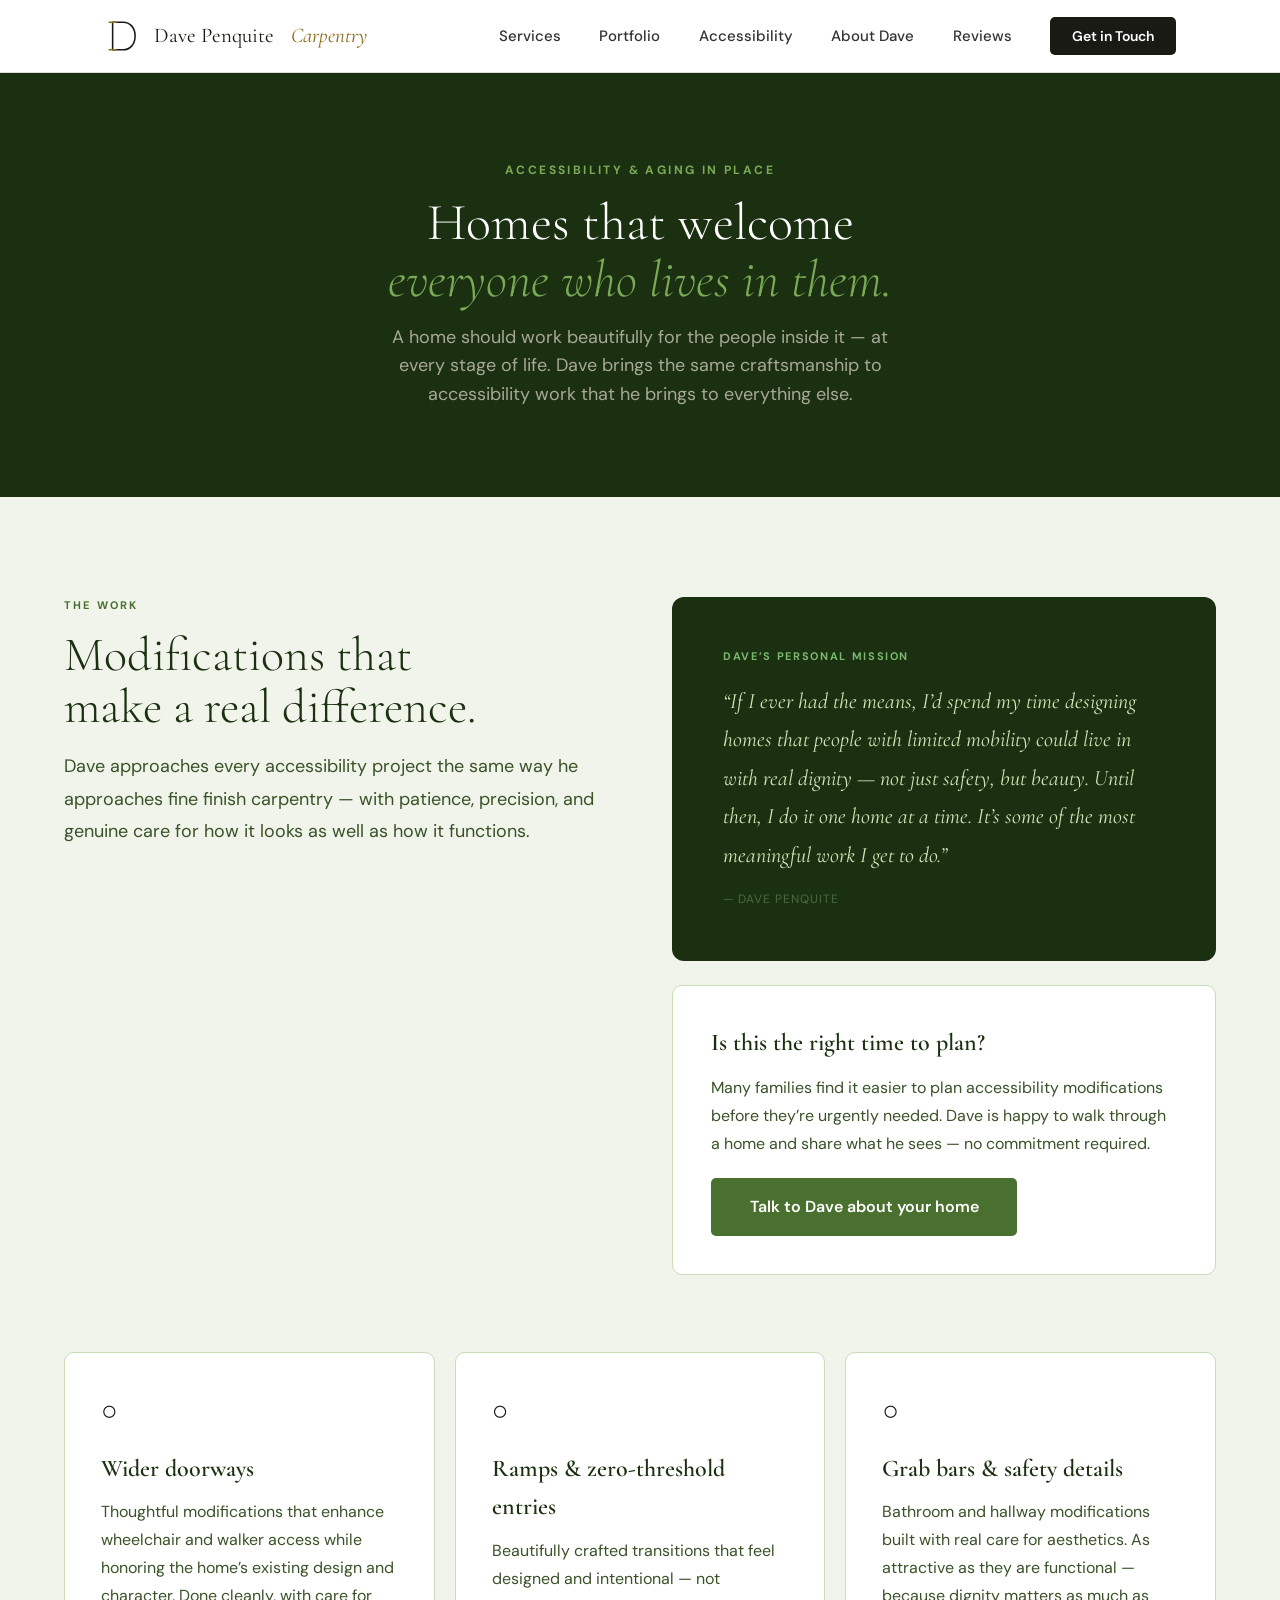
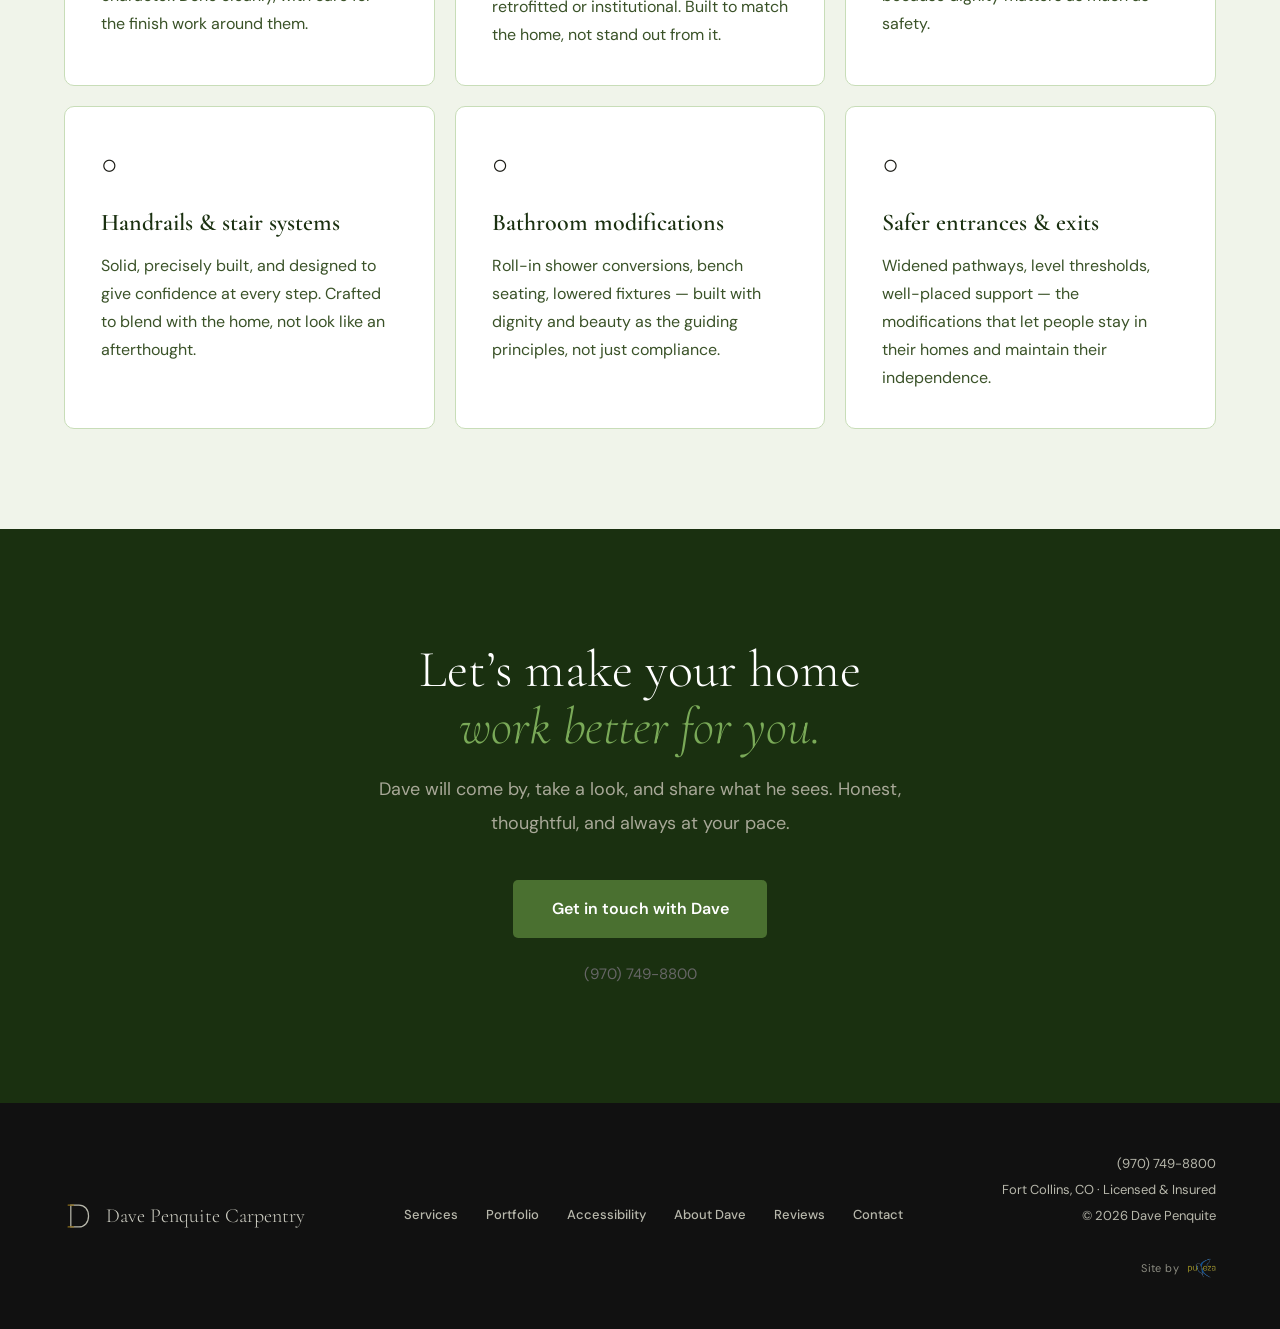
<file: accessibility.html>
<!DOCTYPE html>
<html lang="en">
<head>
<meta charset="UTF-8">
<meta name="viewport" content="width=device-width, initial-scale=1.0">
<meta name="description" content="Accessibility and aging-in-place carpentry in Fort Collins, Colorado. Dave Penquite builds home modifications that let people live with dignity at every stage of life.">
<meta name="keywords" content="aging in place Fort Collins, accessibility remodeling Fort Collins, wheelchair access Fort Collins, grab bars Fort Collins, ramps Fort Collins CO">
<title>Accessibility &amp; Aging in Place — Dave Penquite Carpentry</title>

<link rel="preconnect" href="https://fonts.googleapis.com">
<link href="https://fonts.googleapis.com/css2?family=Cormorant+Garamond:ital,wght@0,300;0,400;0,600;1,300;1,400&family=DM+Sans:wght@400;500;600&display=swap" rel="stylesheet">
<style>
*,*::before,*::after{box-sizing:border-box;margin:0;padding:0}
html{scroll-behavior:smooth}
body{font-family:"DM Sans",Arial,sans-serif;background:#fff;color:#1a1a14;line-height:1.6;-webkit-font-smoothing:antialiased}
img{display:block;max-width:100%;height:auto}
a{text-decoration:none;color:inherit}
:root{
  --dark:#1a1a14;--gold:#8B6D1A;--green:#4A7030;--sage:#7AAA58;
  --cream:#FAFAF5;--warm:#F2EFE8;--border:#E0DDD6;
  --serif:"Cormorant Garamond",Georgia,serif;
  --sans:"DM Sans",Arial,sans-serif;
  --max:1200px;--pad:clamp(24px,5vw,80px)
}
#nav{position:sticky;top:0;z-index:500;background:#fff;border-bottom:1px solid var(--border);transition:box-shadow .3s}
#nav.scrolled{box-shadow:0 2px 20px rgba(0,0,0,.08)}
.nav-wrap{max-width:var(--max);margin:0 auto;padding:0 var(--pad);height:72px;display:flex;align-items:center;justify-content:space-between}
.nav-logo{display:flex;align-items:center;gap:12px;font-family:var(--serif);font-size:clamp(17px,2vw,21px);color:var(--dark)}
.nav-logo em{font-style:italic;color:var(--gold)}
.nav-links{display:flex;align-items:center;gap:clamp(20px,3vw,40px);list-style:none}
.nav-links a{font-size:15px;font-weight:500;color:#333;transition:color .2s}
.nav-links a:hover{color:var(--green)}
.nav-cta{background:var(--dark)!important;color:#fff!important;padding:10px 22px;border-radius:5px;font-size:14px!important;font-weight:600!important}
.nav-cta:hover{background:#333!important}
.nav-hamburger{display:none;flex-direction:column;gap:5px;background:none;border:none;cursor:pointer;padding:6px}
.nav-hamburger span{display:block;width:24px;height:2px;background:var(--dark);border-radius:2px}
.nav-mobile{display:none;flex-direction:column;background:#fff;border-top:1px solid var(--border);padding:20px var(--pad)}
.nav-mobile.open{display:flex}
.nav-mobile a{font-size:16px;font-weight:500;color:#333;padding:14px 0;border-bottom:1px solid var(--border)}
.nav-mobile a.nav-cta{margin-top:12px;text-align:center;background:var(--dark)!important;color:#fff!important;padding:14px;border-radius:5px;border:none}
.page-header{background:var(--dark);padding:clamp(56px,8vw,88px) var(--pad);text-align:center}
.page-header .eyebrow{color:var(--sage);margin-bottom:14px;font-size:12px;font-weight:700;letter-spacing:.2em;text-transform:uppercase}
.page-header h1{font-family:var(--serif);font-size:clamp(36px,5vw,52px);font-weight:300;color:#fff;line-height:1.1;margin-bottom:14px}
.page-header h1 em{font-style:italic;color:var(--sage)}
.page-header p{font-size:clamp(15px,1.5vw,18px);color:#A8A898;max-width:540px;margin:0 auto}
.section{padding:clamp(64px,8vw,100px) var(--pad)}
.section-inner{max-width:var(--max);margin:0 auto}
.eyebrow{font-size:11px;font-weight:700;letter-spacing:.2em;text-transform:uppercase;color:var(--green);margin-bottom:14px}
.s-title{font-family:var(--serif);font-size:clamp(32px,4vw,48px);font-weight:300;color:var(--dark);line-height:1.1;margin-bottom:16px}
.s-sub{font-size:clamp(15px,1.5vw,18px);color:#444;line-height:1.8;max-width:560px;margin-bottom:clamp(40px,5vw,64px)}
.btn-green{display:inline-block;background:var(--green);color:#fff;padding:clamp(12px,1.5vw,16px) clamp(28px,3vw,44px);border-radius:5px;font-size:clamp(14px,1.3vw,16px);font-weight:600;font-family:var(--sans);transition:background .2s;border:none;cursor:pointer}
.btn-green:hover{background:#2D5020}
.cta-section{background:var(--dark);padding:clamp(72px,10vw,112px) var(--pad);text-align:center}
.cta-inner{max-width:580px;margin:0 auto}
.cta-title{font-family:var(--serif);font-size:clamp(36px,5vw,52px);font-weight:300;color:#fff;line-height:1.1;margin-bottom:18px}
.cta-title em{font-style:italic;color:var(--sage)}
.cta-sub{font-size:clamp(15px,1.5vw,18px);color:#A8A898;line-height:1.85;margin-bottom:40px}
.cta-contact{font-size:clamp(13px,1.2vw,15px);color:#555;margin-top:20px;line-height:2.2}
.cta-contact a{color:#666;transition:color .2s}
.cta-contact a:hover{color:var(--sage)}
footer{background:#111;padding:clamp(32px,4vw,48px) var(--pad)}
.footer-wrap{max-width:var(--max);margin:0 auto;display:flex;justify-content:space-between;align-items:center;flex-wrap:wrap;gap:24px}
.footer-brand{font-family:var(--serif);font-size:20px;color:#CFCFC4;font-weight:300;transition:color .2s;display:flex;align-items:center;gap:12px}
.footer-brand:hover{color:#fff}
.footer-nav{display:flex;gap:28px;flex-wrap:wrap}
.footer-nav a{font-size:13px;font-weight:500;color:#B8B8AC;transition:color .2s}
.footer-nav a:hover{color:var(--sage)}
.footer-info{font-size:13px;color:#B8B8AC;line-height:2;text-align:right}
.footer-info a{color:#B8B8AC;transition:color .2s}
.footer-info a:hover{color:var(--sage)}
@media(max-width:768px){
  .nav-links{display:none}
  .nav-hamburger{display:flex}
  .footer-wrap{flex-direction:column;align-items:flex-start}
  .footer-info{text-align:left}
}
</style>
<style>
.access-intro{display:grid;grid-template-columns:1fr 1fr;gap:clamp(40px,5vw,80px);align-items:start;margin-bottom:clamp(48px,6vw,80px)}
.access-services{display:grid;grid-template-columns:repeat(auto-fit,minmax(280px,1fr));gap:20px}
.access-card{background:#fff;border-radius:10px;padding:clamp(24px,3vw,36px);border:1px solid #C8DDB8}
.access-card-icon{font-size:28px;margin-bottom:16px}
.access-card-title{font-family:var(--serif);font-size:clamp(20px,2vw,24px);font-weight:600;color:#1A3010;margin-bottom:10px}
.access-card-desc{font-size:clamp(14px,1.3vw,16px);color:#3A5228;line-height:1.75}
.mission-block{background:#1A3010;border-radius:12px;padding:clamp(36px,4vw,56px);}
.mission-label{font-size:11px;font-weight:700;letter-spacing:.15em;text-transform:uppercase;color:#7AB870;margin-bottom:16px}
.mission-quote{font-family:var(--serif);font-size:clamp(18px,2vw,22px);font-style:italic;color:#D0E8B8;line-height:1.75}
.mission-attr{font-size:12px;color:#4A6A40;margin-top:16px;letter-spacing:.08em;text-transform:uppercase}
.why-now{background:#fff;border-radius:10px;padding:clamp(28px,3vw,40px);border:1px solid #C8DDB8;margin-top:24px}
.why-now h3{font-family:var(--serif);font-size:clamp(20px,2vw,24px);font-weight:600;color:#1A3010;margin-bottom:12px}
.why-now p{font-size:clamp(14px,1.3vw,16px);color:#3A5228;line-height:1.75;margin-bottom:20px}
@media(max-width:768px){
  .access-intro{grid-template-columns:1fr}
}
</style>
</head>
<body>
<nav id="nav">
  <div class="nav-wrap">
    <a href="index.html" class="nav-logo">
      <svg width="38" height="38" viewBox="0 0 44 44" fill="none">
        <path d="M10 6L10 38L22 38C30 38 36 32 36 22C36 12 30 6 22 6Z" stroke="#1a1a14" stroke-width="1.8" fill="none" stroke-linecap="round" stroke-linejoin="round"/>
        <line x1="6" y1="6" x2="14" y2="6" stroke="#8B6D1A" stroke-width="1.8" stroke-linecap="round"/>
        <line x1="6" y1="38" x2="14" y2="38" stroke="#8B6D1A" stroke-width="1.8" stroke-linecap="round"/>
      </svg>
      Dave Penquite <em>&nbsp;Carpentry</em>
    </a>
    <ul class="nav-links">
      <li><a href="index.html#services">Services</a></li>
      <li><a href="portfolio.html">Portfolio</a></li>
      <li><a href="accessibility.html">Accessibility</a></li>
      <li><a href="about.html">About Dave</a></li>
      <li><a href="index.html#reviews">Reviews</a></li>
      <li><a href="contact.html" class="nav-cta">Get in Touch</a></li>
    </ul>
    <button class="nav-hamburger" id="hamburger" aria-label="Open menu">
      <span></span><span></span><span></span>
    </button>
  </div>
  <nav class="nav-mobile" id="navMobile">
    <a href="index.html#services">Services</a>
    <a href="portfolio.html">Portfolio</a>
    <a href="accessibility.html">Accessibility</a>
    <a href="about.html">About Dave</a>
    <a href="index.html#reviews">Reviews</a>
    <a href="contact.html" class="nav-cta">Get in Touch</a>
  </nav>
</nav>

<div class="page-header" style="background:#1A3010">
  <div class="eyebrow">Accessibility &amp; aging in place</div>
  <h1>Homes that welcome<br><em>everyone who lives in them.</em></h1>
  <p>A home should work beautifully for the people inside it &mdash; at every stage of life. Dave brings the same craftsmanship to accessibility work that he brings to everything else.</p>
</div>

<section class="section" style="background:#F0F4EA">
  <div class="section-inner">
    <div class="access-intro">
      <div>
        <div class="eyebrow" style="color:#4A7030">The work</div>
        <h2 class="s-title" style="color:#1A3010">Modifications that<br>make a real difference.</h2>
        <p class="s-sub" style="color:#3A5228;margin-bottom:0">Dave approaches every accessibility project the same way he approaches fine finish carpentry &mdash; with patience, precision, and genuine care for how it looks as well as how it functions.</p>
      </div>
      <div>
        <div class="mission-block">
          <div class="mission-label">Dave&rsquo;s personal mission</div>
          <blockquote class="mission-quote">&ldquo;If I ever had the means, I&rsquo;d spend my time designing homes that people with limited mobility could live in with real dignity &mdash; not just safety, but beauty. Until then, I do it one home at a time. It&rsquo;s some of the most meaningful work I get to do.&rdquo;</blockquote>
          <div class="mission-attr">&mdash; Dave Penquite</div>
        </div>
        <div class="why-now">
          <h3>Is this the right time to plan?</h3>
          <p>Many families find it easier to plan accessibility modifications before they&rsquo;re urgently needed. Dave is happy to walk through a home and share what he sees &mdash; no commitment required.</p>
          <a href="contact.html" class="btn-green">Talk to Dave about your home</a>
        </div>
      </div>
    </div>

    <div class="access-services">
      <div class="access-card">
        <div class="access-card-icon">&#9675;</div>
        <div class="access-card-title">Wider doorways</div>
        <p class="access-card-desc">Thoughtful modifications that enhance wheelchair and walker access while honoring the home&rsquo;s existing design and character. Done cleanly, with care for the finish work around them.</p>
      </div>
      <div class="access-card">
        <div class="access-card-icon">&#9675;</div>
        <div class="access-card-title">Ramps &amp; zero-threshold entries</div>
        <p class="access-card-desc">Beautifully crafted transitions that feel designed and intentional &mdash; not retrofitted or institutional. Built to match the home, not stand out from it.</p>
      </div>
      <div class="access-card">
        <div class="access-card-icon">&#9675;</div>
        <div class="access-card-title">Grab bars &amp; safety details</div>
        <p class="access-card-desc">Bathroom and hallway modifications built with real care for aesthetics. As attractive as they are functional &mdash; because dignity matters as much as safety.</p>
      </div>
      <div class="access-card">
        <div class="access-card-icon">&#9675;</div>
        <div class="access-card-title">Handrails &amp; stair systems</div>
        <p class="access-card-desc">Solid, precisely built, and designed to give confidence at every step. Crafted to blend with the home, not look like an afterthought.</p>
      </div>
      <div class="access-card">
        <div class="access-card-icon">&#9675;</div>
        <div class="access-card-title">Bathroom modifications</div>
        <p class="access-card-desc">Roll-in shower conversions, bench seating, lowered fixtures &mdash; built with dignity and beauty as the guiding principles, not just compliance.</p>
      </div>
      <div class="access-card">
        <div class="access-card-icon">&#9675;</div>
        <div class="access-card-title">Safer entrances &amp; exits</div>
        <p class="access-card-desc">Widened pathways, level thresholds, well-placed support &mdash; the modifications that let people stay in their homes and maintain their independence.</p>
      </div>
    </div>
  </div>
</section>

<section class="cta-section" style="background:#1A3010">
  <div class="cta-inner">
    <h2 class="cta-title">Let&rsquo;s make your home<br><em>work better for you.</em></h2>
    <p class="cta-sub">Dave will come by, take a look, and share what he sees. Honest, thoughtful, and always at your pace.</p>
    <a href="contact.html" class="btn-green" style="background:#4A7030">Get in touch with Dave</a>
    <div class="cta-contact"><a href="tel:+19707498800">(970) 749-8800</a></div>
  </div>
</section>

<footer>
  <div class="footer-wrap">
    <div class="footer-brand">
      <svg width="30" height="30" viewBox="0 0 44 44" fill="none">
        <path d="M10 6L10 38L22 38C30 38 36 32 36 22C36 12 30 6 22 6Z" stroke="#B8B8AC" stroke-width="1.8" fill="none"/>
        <line x1="6" y1="6" x2="14" y2="6" stroke="#8B6D1A" stroke-width="1.8" stroke-linecap="round"/>
        <line x1="6" y1="38" x2="14" y2="38" stroke="#8B6D1A" stroke-width="1.8" stroke-linecap="round"/>
      </svg>
      Dave Penquite Carpentry
    </div>
    <nav class="footer-nav">
      <a href="index.html#services">Services</a>
      <a href="portfolio.html">Portfolio</a>
      <a href="accessibility.html">Accessibility</a>
      <a href="about.html">About Dave</a>
      <a href="index.html#reviews">Reviews</a>
      <a href="contact.html">Contact</a>
    </nav>
    <div class="footer-info">
      <a href="tel:+19707498800">(970) 749-8800</a><br>
      Fort Collins, CO &middot; Licensed &amp; Insured<br>
      &copy; 2026 Dave Penquite<br><br>
      <a href="mailto:multigrano@gmail.com?subject=Website%20Inquiry" style="display:inline-flex;align-items:center;gap:8px;opacity:.9;transition:opacity .2s" onmouseover="this.style.opacity=1" onmouseout="this.style.opacity=.9">
        <span style="font-size:11px;color:#9A9A8E;letter-spacing:.04em">Site by</span>
        <img src="[data-uri]" alt="Pureza Digital" style="height:24px;width:auto;display:block">
      </a>
    </div>
  </div>
</footer>
<script>
window.addEventListener("scroll",function(){document.getElementById("nav").classList.toggle("scrolled",window.scrollY>20)});
document.getElementById("hamburger").addEventListener("click",function(){document.getElementById("navMobile").classList.toggle("open")});
</script>
</body>
</html>
</file>
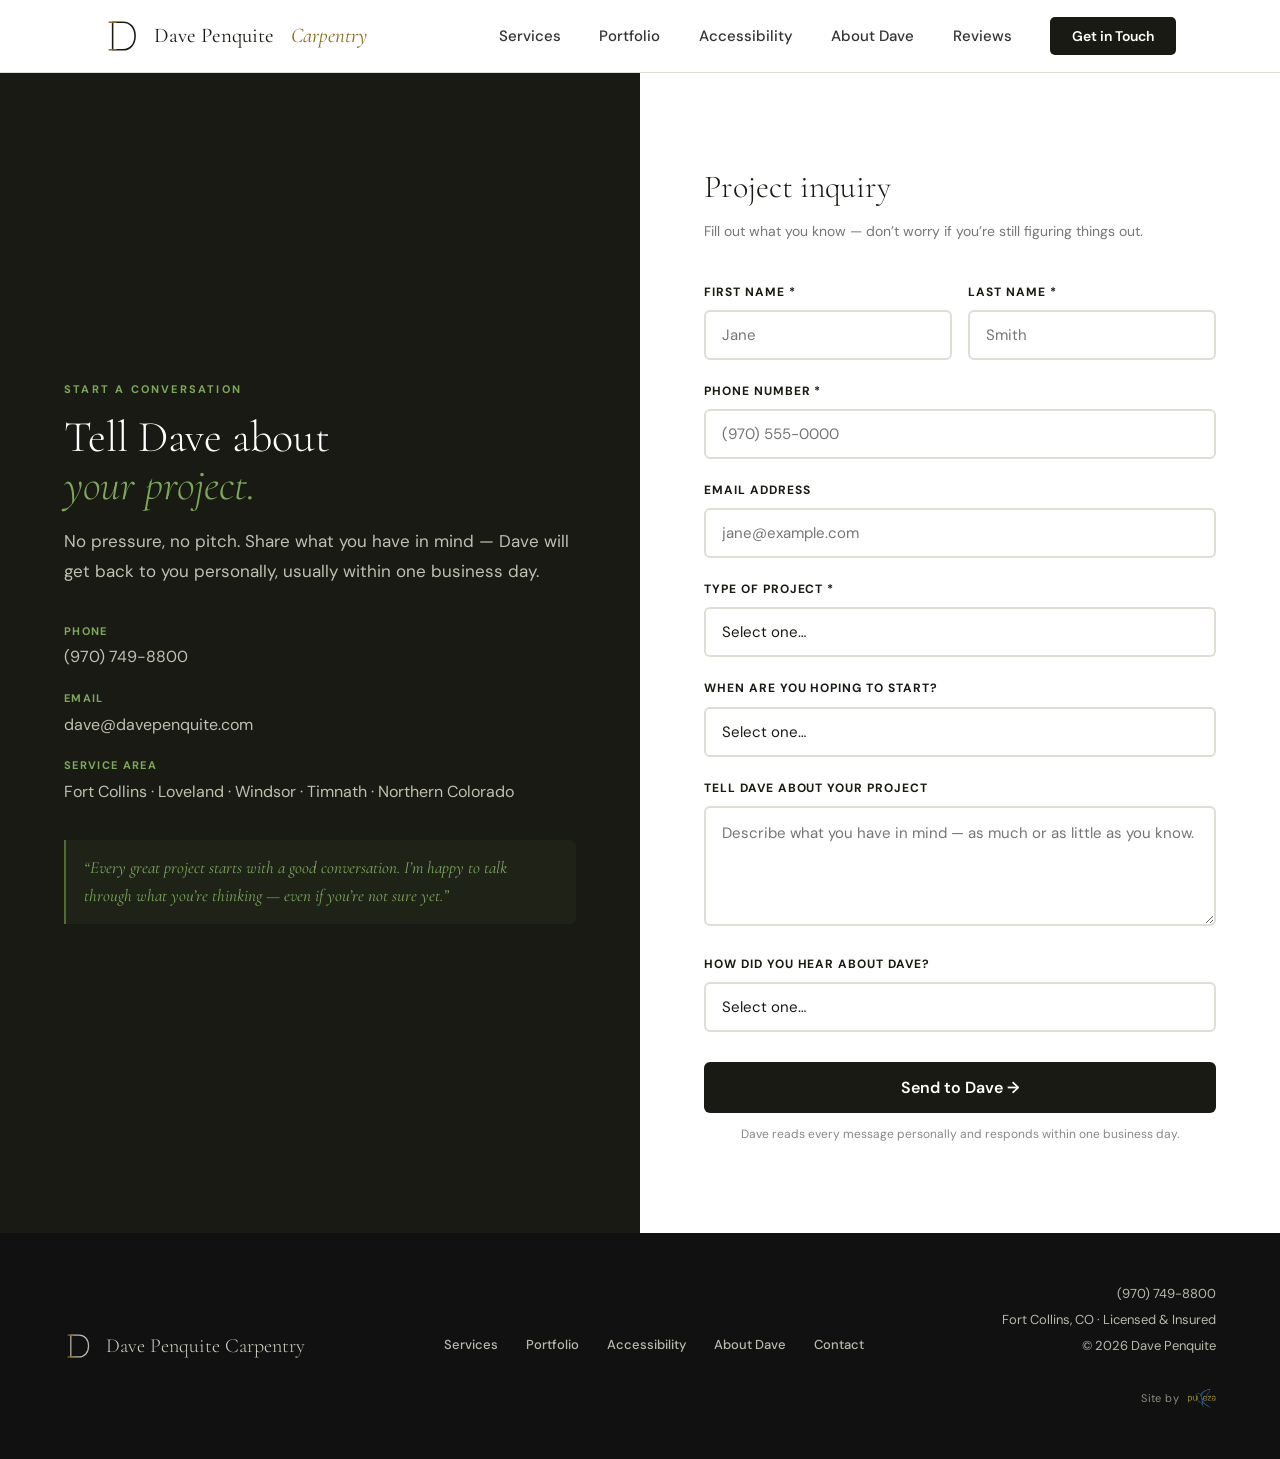
<file: contact.html>
<!DOCTYPE html>
<html lang="en">
<head>
<meta charset="UTF-8">
<meta name="viewport" content="width=device-width, initial-scale=1.0">
<meta name="description" content="Get in touch with Dave Penquite — independent framing and finish carpenter in Fort Collins, Colorado.">
<title>Contact — Dave Penquite Carpentry</title>

<link rel="preconnect" href="https://fonts.googleapis.com">
<link href="https://fonts.googleapis.com/css2?family=Cormorant+Garamond:ital,wght@0,300;0,400;0,600;1,300;1,400&family=DM+Sans:wght@400;500;600&display=swap" rel="stylesheet">
<style>
*,*::before,*::after{box-sizing:border-box;margin:0;padding:0}
html{scroll-behavior:smooth}
body{font-family:"DM Sans",Arial,sans-serif;background:#fff;color:#1a1a14;line-height:1.6;-webkit-font-smoothing:antialiased}
img{display:block;max-width:100%;height:auto}
a{text-decoration:none;color:inherit}
:root{
  --dark:#1a1a14;--gold:#8B6D1A;--green:#4A7030;--sage:#7AAA58;
  --cream:#FAFAF5;--warm:#F2EFE8;--border:#E0DDD6;
  --serif:"Cormorant Garamond",Georgia,serif;
  --sans:"DM Sans",Arial,sans-serif;
  --max:1200px;--pad:clamp(24px,5vw,80px)
}
#nav{position:sticky;top:0;z-index:500;background:#fff;border-bottom:1px solid var(--border);transition:box-shadow .3s}
#nav.scrolled{box-shadow:0 2px 20px rgba(0,0,0,.08)}
.nav-wrap{max-width:var(--max);margin:0 auto;padding:0 var(--pad);height:72px;display:flex;align-items:center;justify-content:space-between}
.nav-logo{display:flex;align-items:center;gap:12px;font-family:var(--serif);font-size:clamp(17px,2vw,21px);color:var(--dark)}
.nav-logo em{font-style:italic;color:var(--gold)}
.nav-links{display:flex;align-items:center;gap:clamp(20px,3vw,40px);list-style:none}
.nav-links a{font-size:15px;font-weight:500;color:#333;transition:color .2s}
.nav-links a:hover{color:var(--green)}
.nav-cta{background:var(--dark)!important;color:#fff!important;padding:10px 22px;border-radius:5px;font-size:14px!important;font-weight:600!important}
.nav-cta:hover{background:#333!important}
.nav-hamburger{display:none;flex-direction:column;gap:5px;background:none;border:none;cursor:pointer;padding:6px}
.nav-hamburger span{display:block;width:24px;height:2px;background:var(--dark);border-radius:2px}
.nav-mobile{display:none;flex-direction:column;background:#fff;border-top:1px solid var(--border);padding:20px var(--pad)}
.nav-mobile.open{display:flex}
.nav-mobile a{font-size:16px;font-weight:500;color:#333;padding:14px 0;border-bottom:1px solid var(--border)}
.nav-mobile a.nav-cta{margin-top:12px;text-align:center;background:var(--dark)!important;color:#fff!important;padding:14px;border-radius:5px;border:none}
.page-header{background:var(--dark);padding:clamp(56px,8vw,88px) var(--pad);text-align:center}
.page-header .eyebrow{color:var(--sage);margin-bottom:14px;font-size:12px;font-weight:700;letter-spacing:.2em;text-transform:uppercase}
.page-header h1{font-family:var(--serif);font-size:clamp(36px,5vw,52px);font-weight:300;color:#fff;line-height:1.1;margin-bottom:14px}
.page-header h1 em{font-style:italic;color:var(--sage)}
.page-header p{font-size:clamp(15px,1.5vw,18px);color:#A8A898;max-width:540px;margin:0 auto}
.section{padding:clamp(64px,8vw,100px) var(--pad)}
.section-inner{max-width:var(--max);margin:0 auto}
.eyebrow{font-size:11px;font-weight:700;letter-spacing:.2em;text-transform:uppercase;color:var(--green);margin-bottom:14px}
.s-title{font-family:var(--serif);font-size:clamp(32px,4vw,48px);font-weight:300;color:var(--dark);line-height:1.1;margin-bottom:16px}
.s-sub{font-size:clamp(15px,1.5vw,18px);color:#444;line-height:1.8;max-width:560px;margin-bottom:clamp(40px,5vw,64px)}
.btn-green{display:inline-block;background:var(--green);color:#fff;padding:clamp(12px,1.5vw,16px) clamp(28px,3vw,44px);border-radius:5px;font-size:clamp(14px,1.3vw,16px);font-weight:600;font-family:var(--sans);transition:background .2s;border:none;cursor:pointer}
.btn-green:hover{background:#2D5020}
.cta-section{background:var(--dark);padding:clamp(72px,10vw,112px) var(--pad);text-align:center}
.cta-inner{max-width:580px;margin:0 auto}
.cta-title{font-family:var(--serif);font-size:clamp(36px,5vw,52px);font-weight:300;color:#fff;line-height:1.1;margin-bottom:18px}
.cta-title em{font-style:italic;color:var(--sage)}
.cta-sub{font-size:clamp(15px,1.5vw,18px);color:#A8A898;line-height:1.85;margin-bottom:40px}
.cta-contact{font-size:clamp(13px,1.2vw,15px);color:#555;margin-top:20px;line-height:2.2}
.cta-contact a{color:#666;transition:color .2s}
.cta-contact a:hover{color:var(--sage)}
footer{background:#111;padding:clamp(32px,4vw,48px) var(--pad)}
.footer-wrap{max-width:var(--max);margin:0 auto;display:flex;justify-content:space-between;align-items:center;flex-wrap:wrap;gap:24px}
.footer-brand{font-family:var(--serif);font-size:20px;color:#CFCFC4;font-weight:300;transition:color .2s;display:flex;align-items:center;gap:12px}
.footer-brand:hover{color:#fff}
.footer-nav{display:flex;gap:28px;flex-wrap:wrap}
.footer-nav a{font-size:13px;font-weight:500;color:#B8B8AC;transition:color .2s}
.footer-nav a:hover{color:var(--sage)}
.footer-info{font-size:13px;color:#B8B8AC;line-height:2;text-align:right}
.footer-info a{color:#B8B8AC;transition:color .2s}
.footer-info a:hover{color:var(--sage)}
@media(max-width:768px){
  .nav-links{display:none}
  .nav-hamburger{display:flex}
  .footer-wrap{flex-direction:column;align-items:flex-start}
  .footer-info{text-align:left}
}
</style>
<style>
.contact-wrap{display:grid;grid-template-columns:1fr 1fr;min-height:clamp(500px,70vh,800px)}
.contact-info{background:var(--dark);padding:clamp(48px,7vw,88px) clamp(32px,5vw,72px);display:flex;flex-direction:column;justify-content:center}
.contact-info .s-title{color:#fff;font-size:clamp(28px,4vw,44px)}
.contact-info .s-title em{font-style:italic;color:var(--sage)}
.contact-info p{font-size:clamp(15px,1.4vw,17px);color:#C0C0B0;line-height:1.8;margin-bottom:36px}
.c-detail{display:flex;flex-direction:column;gap:20px}
.c-label{font-size:11px;font-weight:700;letter-spacing:.12em;text-transform:uppercase;color:var(--sage);margin-bottom:4px}
.c-value{font-size:clamp(14px,1.4vw,16px);color:#C0C0B0}
.c-value a{color:#C0C0B0;transition:color .2s}
.c-value a:hover{color:var(--sage)}
.contact-form{padding:clamp(48px,7vw,88px) clamp(32px,5vw,72px);background:#fff;overflow-y:auto}
.form-title{font-family:var(--serif);font-size:clamp(24px,3vw,32px);font-weight:300;color:var(--dark);margin-bottom:8px}
.form-sub{font-size:14px;color:#777;margin-bottom:clamp(28px,4vw,40px)}
.form-group{margin-bottom:22px}
.form-group label{display:block;font-size:12px;font-weight:700;letter-spacing:.08em;text-transform:uppercase;color:var(--dark);margin-bottom:8px}
.form-group input,.form-group select,.form-group textarea{width:100%;padding:13px 16px;background:#fff;border:2px solid var(--border);border-radius:6px;font-size:15px;font-family:var(--sans);color:var(--dark);transition:border-color .2s;outline:none;appearance:none;-webkit-appearance:none}
.form-group input:focus,.form-group select:focus,.form-group textarea:focus{border-color:var(--green)}
.form-group textarea{min-height:120px;resize:vertical;line-height:1.6}
.form-row{display:grid;grid-template-columns:1fr 1fr;gap:16px}
.form-submit{background:var(--dark);color:#fff;border:none;padding:15px 32px;border-radius:6px;font-size:16px;font-family:var(--sans);cursor:pointer;width:100%;font-weight:600;transition:background .2s;margin-top:8px}
.form-submit:hover{background:#333}
.form-note{font-size:12px;color:#888;text-align:center;margin-top:12px;line-height:1.6}
.form-success{display:none;text-align:center;padding:60px 24px}
.form-success h3{font-family:var(--serif);font-size:clamp(24px,3vw,32px);font-weight:300;color:var(--dark);margin-bottom:14px}
.form-success p{font-size:15px;color:#555}
@media(max-width:768px){
  .contact-wrap{grid-template-columns:1fr}
  .contact-info{padding:48px 24px}
  .contact-form{padding:48px 24px}
  .form-row{grid-template-columns:1fr}
}
</style>
<script src="https://www.google.com/recaptcha/api.js" async defer></script>
</head>
<body>

<nav id="nav">
  <div class="nav-wrap">
    <a href="index.html" class="nav-logo">
      <svg width="38" height="38" viewBox="0 0 44 44" fill="none">
        <path d="M10 6L10 38L22 38C30 38 36 32 36 22C36 12 30 6 22 6Z" stroke="#1a1a14" stroke-width="1.8" fill="none" stroke-linecap="round" stroke-linejoin="round"/>
        <line x1="6" y1="6" x2="14" y2="6" stroke="#8B6D1A" stroke-width="1.8" stroke-linecap="round"/>
        <line x1="6" y1="38" x2="14" y2="38" stroke="#8B6D1A" stroke-width="1.8" stroke-linecap="round"/>
      </svg>
      Dave Penquite <em>&nbsp;Carpentry</em>
    </a>
    <ul class="nav-links">
      <li><a href="index.html#services">Services</a></li>
      <li><a href="portfolio.html">Portfolio</a></li>
      <li><a href="accessibility.html">Accessibility</a></li>
      <li><a href="about.html">About Dave</a></li>
      <li><a href="index.html#reviews">Reviews</a></li>
      <li><a href="contact.html" class="nav-cta">Get in Touch</a></li>
    </ul>
    <button class="nav-hamburger" id="hamburger" aria-label="Open menu">
      <span></span><span></span><span></span>
    </button>
  </div>
  <nav class="nav-mobile" id="navMobile">
    <a href="index.html#services">Services</a>
    <a href="portfolio.html">Portfolio</a>
    <a href="accessibility.html">Accessibility</a>
    <a href="about.html">About Dave</a>
    <a href="index.html#reviews">Reviews</a>
    <a href="contact.html" class="nav-cta">Get in Touch</a>
  </nav>
</nav>

<div class="contact-wrap">
  <div class="contact-info">
    <div class="eyebrow" style="color:var(--sage)">Start a conversation</div>
    <h1 class="s-title" style="margin-bottom:16px">Tell Dave about<br><em>your project.</em></h1>
    <p>No pressure, no pitch. Share what you have in mind &mdash; Dave will get back to you personally, usually within one business day.</p>
    <div class="c-detail">
      <div><div class="c-label">Phone</div><div class="c-value"><a href="tel:+19707498800">(970) 749-8800</a></div></div>
      <div><div class="c-label">Email</div><div class="c-value"><a href="mailto:dave@davepenquite.com">dave@davepenquite.com</a></div></div>
      <div><div class="c-label">Service area</div><div class="c-value">Fort Collins &middot; Loveland &middot; Windsor &middot; Timnath &middot; Northern Colorado</div></div>
    </div>
    <blockquote style="margin-top:36px;border-left:2px solid var(--green);padding:14px 18px;background:rgba(74,112,48,.1);border-radius:0 6px 6px 0;font-family:var(--serif);font-size:clamp(15px,1.4vw,17px);font-style:italic;color:var(--sage);line-height:1.65">&ldquo;Every great project starts with a good conversation. I&rsquo;m happy to talk through what you&rsquo;re thinking &mdash; even if you&rsquo;re not sure yet.&rdquo;</blockquote>
  </div>
  <div class="contact-form">
    <div id="formWrap">
      <div class="form-title">Project inquiry</div>
      <p class="form-sub">Fill out what you know &mdash; don&rsquo;t worry if you&rsquo;re still figuring things out.</p>
      <!-- Replace YOUR_FORMSPREE_ID with your actual Formspree form ID -->
      <form id="projectForm" action="https://formspree.io/f/YOUR_FORMSPREE_ID" method="POST">
        <input type="hidden" name="source" value="website-contact">
        <!-- HONEYPOT: invisible to humans, bots fill it and get rejected. Do not remove. -->
        <input type="text" name="_gotcha" tabindex="-1" autocomplete="off" aria-hidden="true" style="position:absolute;left:-9999px;width:1px;height:1px;opacity:0;pointer-events:none">
        <div class="form-row">
          <div class="form-group"><label for="firstName">First name *</label><input type="text" id="firstName" name="firstName" required placeholder="Jane"></div>
          <div class="form-group"><label for="lastName">Last name *</label><input type="text" id="lastName" name="lastName" required placeholder="Smith"></div>
        </div>
        <div class="form-group"><label for="phone">Phone number *</label><input type="tel" id="phone" name="phone" required placeholder="(970) 555-0000"></div>
        <div class="form-group"><label for="email">Email address</label><input type="email" id="email" name="email" placeholder="jane@example.com"></div>
        <div class="form-group"><label for="projectType">Type of project *</label>
          <select id="projectType" name="projectType" required>
            <option value="" disabled selected>Select one&hellip;</option>
            <option>Structural framing / addition</option>
            <option>Finish carpentry (trim, crown molding, built-ins)</option>
            <option>Custom woodwork (staircase, shelving, millwork)</option>
            <option>Accessibility / aging-in-place</option>
            <option>General remodel</option>
            <option>Repair or small project</option>
            <option>Not sure yet</option>
          </select>
        </div>
        <div class="form-group"><label for="timeline">When are you hoping to start?</label>
          <select id="timeline" name="timeline">
            <option value="" disabled selected>Select one&hellip;</option>
            <option>As soon as possible</option>
            <option>Within 1&ndash;3 months</option>
            <option>Within 3&ndash;6 months</option>
            <option>Just planning ahead</option>
          </select>
        </div>
        <div class="form-group"><label for="description">Tell Dave about your project</label><textarea id="description" name="description" placeholder="Describe what you have in mind &mdash; as much or as little as you know."></textarea></div>
        <div class="form-group"><label for="howHeard">How did you hear about Dave?</label>
          <select id="howHeard" name="howHeard">
            <option value="" disabled selected>Select one&hellip;</option>
            <option>Saw his sign on a job site</option>
            <option>Referred by someone</option>
            <option>Google search</option>
            <option>Nextdoor</option>
            <option>Other</option>
          </select>
        </div>
        <!-- reCAPTCHA: replace data-sitekey with Dave's real reCAPTCHA v2 site key -->
        <div class="g-recaptcha" data-sitekey="YOUR_RECAPTCHA_SITE_KEY" style="margin:8px 0 18px"></div>
        <button type="submit" class="form-submit">Send to Dave &rarr;</button>
        <p class="form-note">Dave reads every message personally and responds within one business day.</p>
      </form>
    </div>
    <div class="form-success" id="formSuccess">
      <div style="font-size:40px;color:var(--green);margin-bottom:16px">&#10003;</div>
      <h3>Message sent to Dave.</h3>
      <p>He&rsquo;ll be in touch within one business day.<br>You can also reach him at <a href="tel:+19707498800" style="color:var(--green)">(970) 749-8800</a>.</p>
    </div>
  </div>
</div>


<footer>
  <div class="footer-wrap">
    <div class="footer-brand">
      <svg width="30" height="30" viewBox="0 0 44 44" fill="none">
        <path d="M10 6L10 38L22 38C30 38 36 32 36 22C36 12 30 6 22 6Z" stroke="#B8B8AC" stroke-width="1.8" fill="none"/>
        <line x1="6" y1="6" x2="14" y2="6" stroke="#8B6D1A" stroke-width="1.8" stroke-linecap="round"/>
        <line x1="6" y1="38" x2="14" y2="38" stroke="#8B6D1A" stroke-width="1.8" stroke-linecap="round"/>
      </svg>
      Dave Penquite Carpentry
    </div>
    <nav class="footer-nav">
      <a href="index.html#services">Services</a>
      <a href="portfolio.html">Portfolio</a>
      <a href="accessibility.html">Accessibility</a>
      <a href="about.html">About Dave</a>
      <a href="contact.html">Contact</a>
    </nav>
    <div class="footer-info">
      <a href="tel:+19707498800">(970) 749-8800</a><br>
      Fort Collins, CO &middot; Licensed &amp; Insured<br>
      &copy; 2026 Dave Penquite<br><br>
      <a href="mailto:multigrano@gmail.com?subject=Website%20Inquiry" style="display:inline-flex;align-items:center;gap:8px;opacity:.9;transition:opacity .2s" onmouseover="this.style.opacity=1" onmouseout="this.style.opacity=.9">
        <span style="font-size:11px;color:#9A9A8E;letter-spacing:.04em">Site by</span>
        <img src="[data-uri]" alt="Pureza Digital" style="height:24px;width:auto;display:block">
      </a>
    </div>
  </div>
</footer>
<script>
window.addEventListener("scroll",function(){document.getElementById("nav").classList.toggle("scrolled",window.scrollY>20)});
document.getElementById("hamburger").addEventListener("click",function(){document.getElementById("navMobile").classList.toggle("open")});
</script>
<script>
document.getElementById("projectForm").addEventListener("submit",async function(e){
  e.preventDefault();
  // Require reCAPTCHA to be completed (skip check gracefully if reCAPTCHA not yet configured)
  if(typeof grecaptcha!=="undefined"){
    var resp=grecaptcha.getResponse();
    if(!resp){alert("Please check the box to confirm you're not a robot.");return;}
  }
  const btn=this.querySelector(".form-submit");
  btn.textContent="Sending…";btn.disabled=true;
  try{
    const r=await fetch(this.action,{method:"POST",body:new FormData(this),headers:{"Accept":"application/json"}});
    if(r.ok){document.getElementById("formWrap").style.display="none";document.getElementById("formSuccess").style.display="block"}
    else{btn.textContent="Something went wrong — please call Dave directly";btn.disabled=false}
  }catch{btn.textContent="Please call (970) 749-8800";btn.disabled=false}
});
</script>
</body>
</html>
</file>
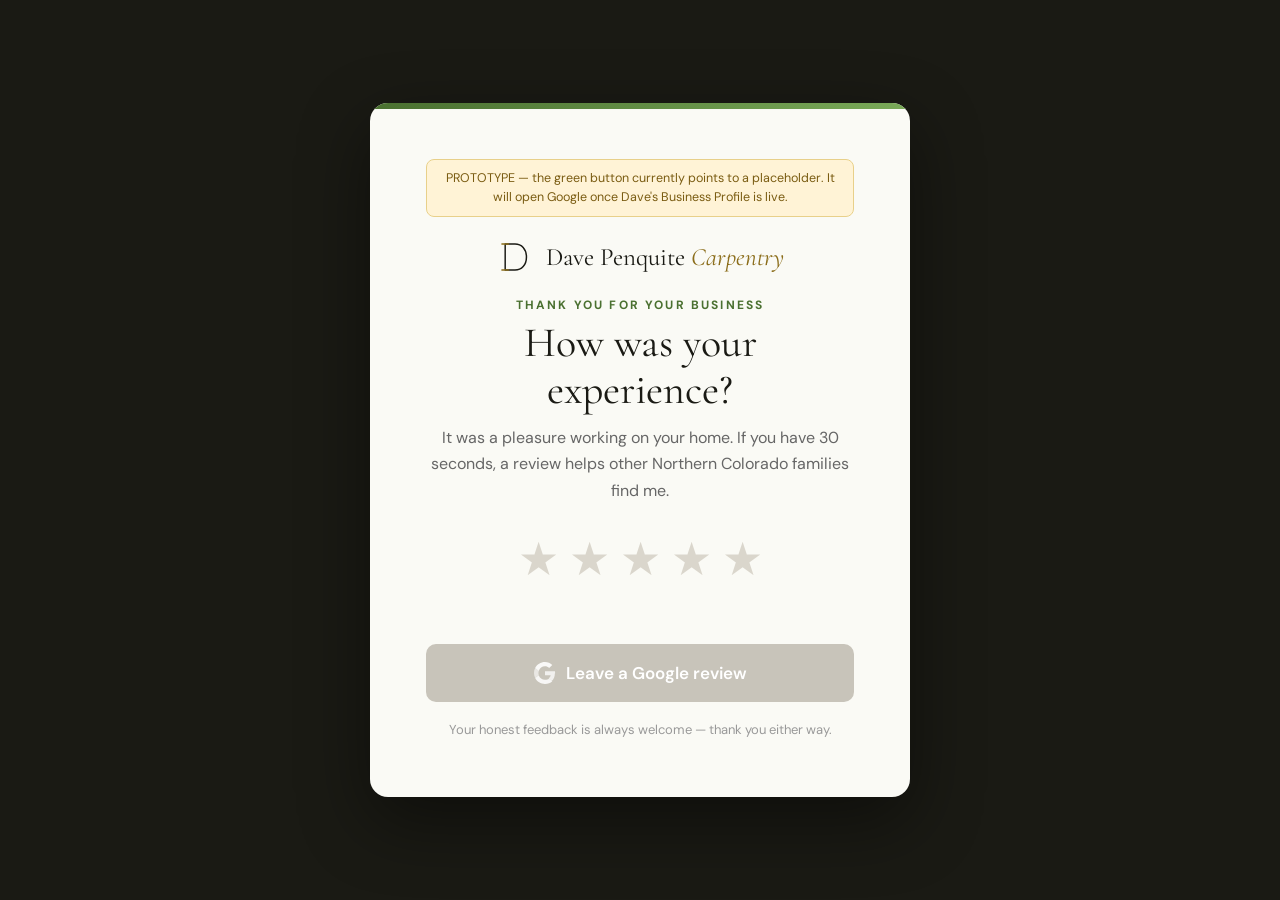
<file: leave-a-review.html>
<!DOCTYPE html>
<html lang="en">
<head>
<meta charset="UTF-8">
<meta name="viewport" content="width=device-width, initial-scale=1.0">
<meta name="description" content="Leave a review for Dave Penquite Carpentry — Fort Collins, Colorado.">
<title>Leave a Review — Dave Penquite Carpentry</title>
<link rel="preconnect" href="https://fonts.googleapis.com">
<link href="https://fonts.googleapis.com/css2?family=Cormorant+Garamond:ital,wght@0,400;0,600;1,400&family=DM+Sans:wght@400;500;600&display=swap" rel="stylesheet">
<style>
*,*::before,*::after{box-sizing:border-box;margin:0;padding:0}
:root{--dark:#1a1a14;--gold:#8B6D1A;--green:#4A7030;--sage:#7AAA58;--cream:#FAFAF5;--warm:#F2EFE8;--border:#E0DDD6;--serif:"Cormorant Garamond",Georgia,serif;--sans:"DM Sans",Arial,sans-serif}
body{font-family:var(--sans);background:var(--dark);min-height:100vh;display:flex;align-items:center;justify-content:center;padding:24px;-webkit-font-smoothing:antialiased}
.card{background:var(--cream);border-radius:18px;max-width:540px;width:100%;padding:clamp(32px,5vw,56px);box-shadow:0 24px 70px rgba(0,0,0,.45);position:relative;overflow:hidden}
.card::before{content:"";position:absolute;top:0;left:0;right:0;height:6px;background:linear-gradient(90deg,var(--green),var(--sage))}
.brand{display:flex;align-items:center;gap:13px;justify-content:center;margin-bottom:6px}
.brand svg{flex-shrink:0}
.brand-name{font-family:var(--serif);font-size:25px;color:var(--dark)}
.brand-name em{font-style:italic;color:var(--gold)}
.eyebrow{text-align:center;font-size:12px;letter-spacing:.18em;text-transform:uppercase;color:var(--green);font-weight:700;margin:22px 0 6px}
h1{font-family:var(--serif);font-size:clamp(30px,4.5vw,42px);font-weight:400;text-align:center;line-height:1.12;margin-bottom:12px;color:var(--dark)}
.sub{text-align:center;color:#666;font-size:16px;line-height:1.65;margin-bottom:32px}
.stars{display:flex;gap:10px;justify-content:center;margin-bottom:14px}
.star{font-size:46px;color:#DAD6CC;cursor:pointer;transition:transform .15s,color .15s;background:none;border:none;padding:0;line-height:1}
.star:hover{transform:scale(1.18)}
.star.active{color:var(--gold)}
.rating-label{text-align:center;height:24px;font-size:15px;color:var(--green);font-weight:600;margin-bottom:24px;transition:opacity .2s}
.cta{display:block;width:100%;background:var(--green);color:#fff;border:none;padding:18px;border-radius:10px;font-size:17px;font-weight:600;font-family:var(--sans);cursor:pointer;transition:background .2s;text-decoration:none;text-align:center;display:flex;align-items:center;justify-content:center;gap:10px}
.cta:hover{background:#3a5a26}
.cta.disabled{background:#C8C4BA;cursor:not-allowed;pointer-events:none}
.gicon{width:22px;height:22px;flex-shrink:0}
.note{font-size:13px;color:#999;text-align:center;margin-top:18px;line-height:1.6}
.proto-banner{background:#FFF3D6;border:1px solid #E8D08A;color:#7A5C12;font-size:12.5px;text-align:center;padding:9px 14px;border-radius:8px;margin-bottom:22px;line-height:1.5}
</style>
</head>
<body>
<div class="card">
  <div class="proto-banner">PROTOTYPE — the green button currently points to a placeholder. It will open Google once Dave's Business Profile is live.</div>

  <div class="brand">
    <svg width="36" height="36" viewBox="0 0 44 44" fill="none">
      <path d="M10 6L10 38L22 38C30 38 36 32 36 22C36 12 30 6 22 6Z" stroke="#1a1a14" stroke-width="1.8" fill="none" stroke-linecap="round" stroke-linejoin="round"/>
      <line x1="6" y1="6" x2="14" y2="6" stroke="#8B6D1A" stroke-width="1.8" stroke-linecap="round"/>
      <line x1="6" y1="38" x2="14" y2="38" stroke="#8B6D1A" stroke-width="1.8" stroke-linecap="round"/>
    </svg>
    <span class="brand-name">Dave Penquite <em>Carpentry</em></span>
  </div>

  <div class="eyebrow">Thank you for your business</div>
  <h1>How was your<br>experience?</h1>
  <p class="sub">It was a pleasure working on your home. If you have 30 seconds, a review helps other Northern Colorado families find me.</p>

  <div class="stars" id="stars">
    <button class="star" data-v="1" aria-label="1 star">&#9733;</button>
    <button class="star" data-v="2" aria-label="2 stars">&#9733;</button>
    <button class="star" data-v="3" aria-label="3 stars">&#9733;</button>
    <button class="star" data-v="4" aria-label="4 stars">&#9733;</button>
    <button class="star" data-v="5" aria-label="5 stars">&#9733;</button>
  </div>
  <div class="rating-label" id="ratingLabel">&nbsp;</div>

  <!-- Compliant: this Google link is shown to EVERYONE regardless of rating -->
  <a href="YOUR_GOOGLE_REVIEW_LINK" target="_blank" rel="noopener" class="cta disabled" id="googleBtn">
    <svg class="gicon" viewBox="0 0 48 48"><path fill="#fff" d="M24 9.5c3.5 0 6.6 1.2 9.1 3.6l6.8-6.8C35.6 2.4 30.1 0 24 0 14.6 0 6.4 5.4 2.5 13.3l7.9 6.1C12.3 13.2 17.7 9.5 24 9.5z" opacity=".9"/><path fill="#fff" d="M46.1 24.5c0-1.6-.1-3.1-.4-4.5H24v9h12.4c-.5 2.9-2.1 5.3-4.6 7l7.1 5.5c4.2-3.9 6.6-9.6 6.6-16.5z" opacity=".75"/><path fill="#fff" d="M10.4 28.6c-.5-1.4-.7-2.9-.7-4.6s.3-3.2.7-4.6l-7.9-6.1C.9 16.5 0 20.1 0 24s.9 7.5 2.5 10.7l7.9-6.1z" opacity=".6"/><path fill="#fff" d="M24 48c6.5 0 11.9-2.1 15.9-5.8l-7.1-5.5c-2 1.3-4.5 2.1-8.8 2.1-6.3 0-11.7-3.7-13.6-9.9l-7.9 6.1C6.4 42.6 14.6 48 24 48z" opacity=".85"/></svg>
    Leave a Google review
  </a>
  <p class="note">Your honest feedback is always welcome &mdash; thank you either way.</p>
</div>

<script>
let rating = 0;
const labels = {1:"We'd love to make it right",2:"We'd love to make it right",3:"Thank you — we're always improving",4:"So glad you're happy!",5:"Wonderful — thank you!"};
const stars = document.querySelectorAll('.star');
const label = document.getElementById('ratingLabel');
const btn = document.getElementById('googleBtn');
stars.forEach(s=>{
  s.addEventListener('click',()=>{
    rating = parseInt(s.dataset.v);
    stars.forEach(x=>x.classList.toggle('active', parseInt(x.dataset.v)<=rating));
    label.textContent = labels[rating];
    btn.classList.remove('disabled');  // everyone can proceed to Google — compliant
  });
});
</script>
</body>
</html>
</file>
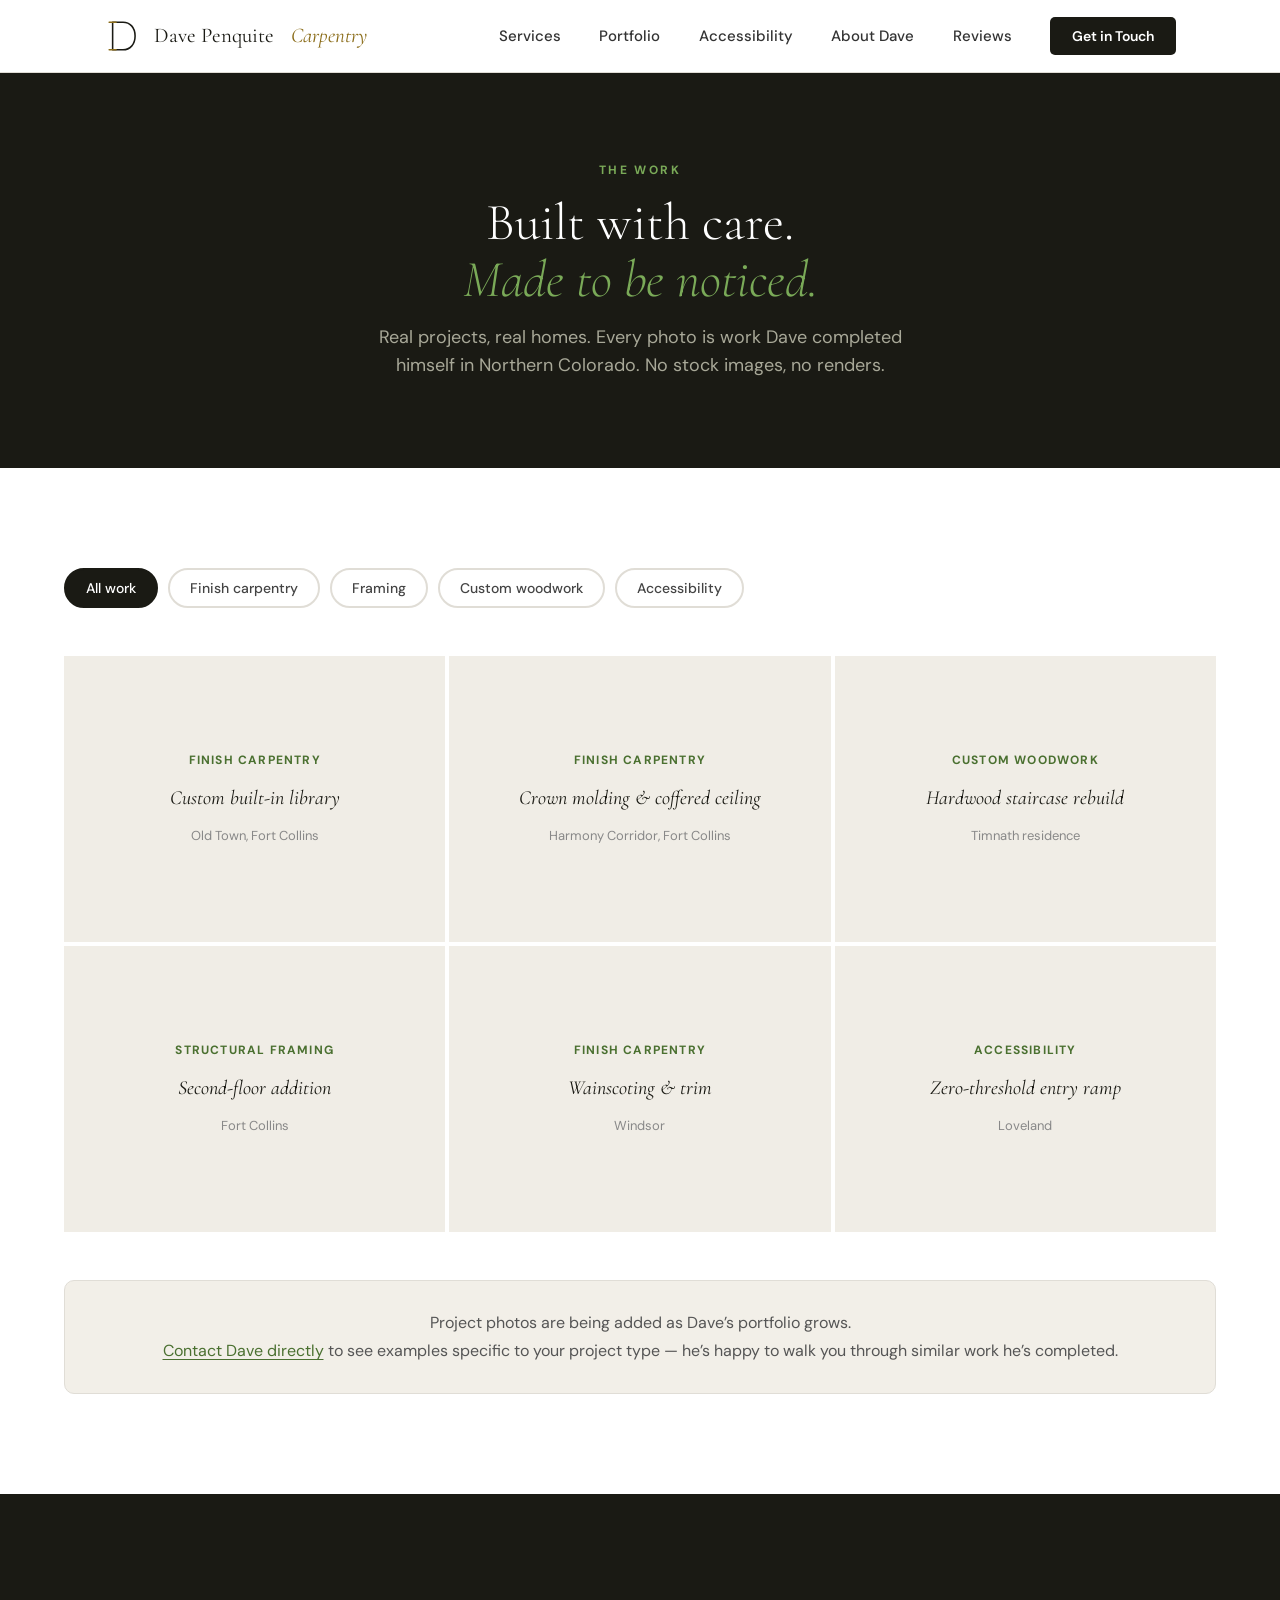
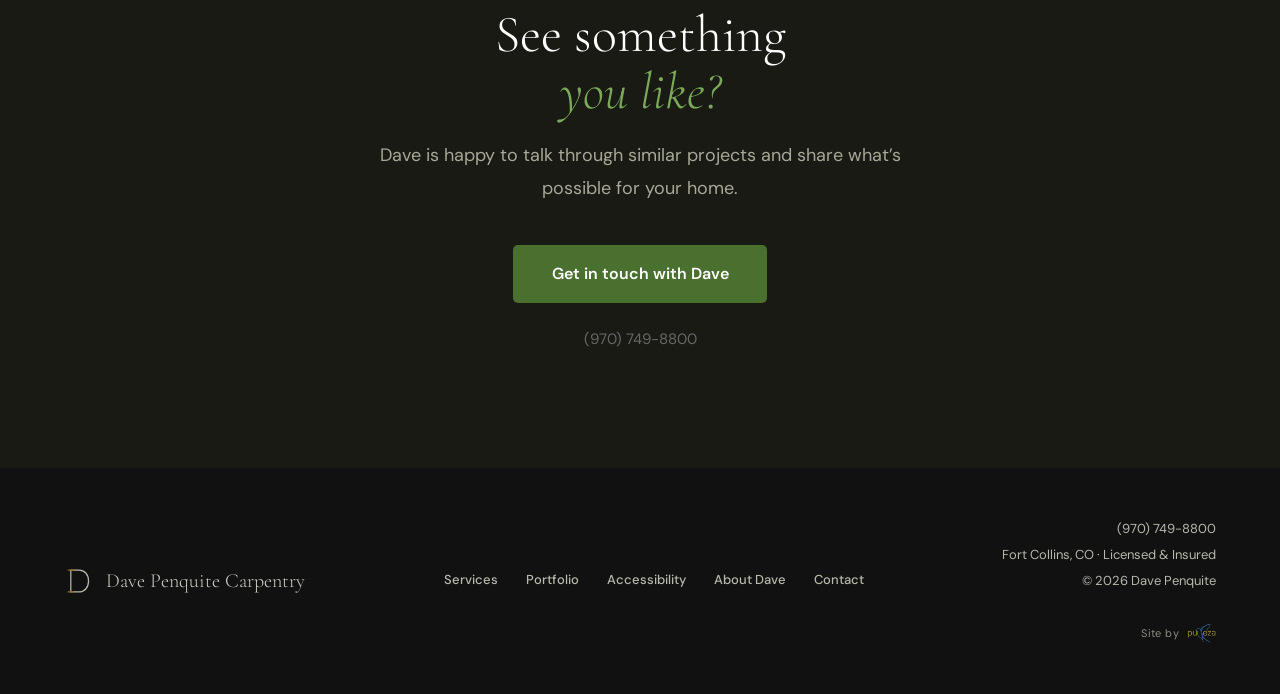
<file: portfolio.html>
<!DOCTYPE html>
<html lang="en">
<head>
<meta charset="UTF-8">
<meta name="viewport" content="width=device-width, initial-scale=1.0">
<meta name="description" content="Portfolio of Dave Penquite's carpentry work — custom built-ins, finish carpentry, framing, staircases, and more in Fort Collins, Colorado.">
<title>Portfolio — Dave Penquite Carpentry</title>

<link rel="preconnect" href="https://fonts.googleapis.com">
<link href="https://fonts.googleapis.com/css2?family=Cormorant+Garamond:ital,wght@0,300;0,400;0,600;1,300;1,400&family=DM+Sans:wght@400;500;600&display=swap" rel="stylesheet">
<style>
*,*::before,*::after{box-sizing:border-box;margin:0;padding:0}
html{scroll-behavior:smooth}
body{font-family:"DM Sans",Arial,sans-serif;background:#fff;color:#1a1a14;line-height:1.6;-webkit-font-smoothing:antialiased}
img{display:block;max-width:100%;height:auto}
a{text-decoration:none;color:inherit}
:root{
  --dark:#1a1a14;--gold:#8B6D1A;--green:#4A7030;--sage:#7AAA58;
  --cream:#FAFAF5;--warm:#F2EFE8;--border:#E0DDD6;
  --serif:"Cormorant Garamond",Georgia,serif;
  --sans:"DM Sans",Arial,sans-serif;
  --max:1200px;--pad:clamp(24px,5vw,80px)
}
#nav{position:sticky;top:0;z-index:500;background:#fff;border-bottom:1px solid var(--border);transition:box-shadow .3s}
#nav.scrolled{box-shadow:0 2px 20px rgba(0,0,0,.08)}
.nav-wrap{max-width:var(--max);margin:0 auto;padding:0 var(--pad);height:72px;display:flex;align-items:center;justify-content:space-between}
.nav-logo{display:flex;align-items:center;gap:12px;font-family:var(--serif);font-size:clamp(17px,2vw,21px);color:var(--dark)}
.nav-logo em{font-style:italic;color:var(--gold)}
.nav-links{display:flex;align-items:center;gap:clamp(20px,3vw,40px);list-style:none}
.nav-links a{font-size:15px;font-weight:500;color:#333;transition:color .2s}
.nav-links a:hover{color:var(--green)}
.nav-cta{background:var(--dark)!important;color:#fff!important;padding:10px 22px;border-radius:5px;font-size:14px!important;font-weight:600!important}
.nav-cta:hover{background:#333!important}
.nav-hamburger{display:none;flex-direction:column;gap:5px;background:none;border:none;cursor:pointer;padding:6px}
.nav-hamburger span{display:block;width:24px;height:2px;background:var(--dark);border-radius:2px}
.nav-mobile{display:none;flex-direction:column;background:#fff;border-top:1px solid var(--border);padding:20px var(--pad)}
.nav-mobile.open{display:flex}
.nav-mobile a{font-size:16px;font-weight:500;color:#333;padding:14px 0;border-bottom:1px solid var(--border)}
.nav-mobile a.nav-cta{margin-top:12px;text-align:center;background:var(--dark)!important;color:#fff!important;padding:14px;border-radius:5px;border:none}
.page-header{background:var(--dark);padding:clamp(56px,8vw,88px) var(--pad);text-align:center}
.page-header .eyebrow{color:var(--sage);margin-bottom:14px;font-size:12px;font-weight:700;letter-spacing:.2em;text-transform:uppercase}
.page-header h1{font-family:var(--serif);font-size:clamp(36px,5vw,52px);font-weight:300;color:#fff;line-height:1.1;margin-bottom:14px}
.page-header h1 em{font-style:italic;color:var(--sage)}
.page-header p{font-size:clamp(15px,1.5vw,18px);color:#A8A898;max-width:540px;margin:0 auto}
.section{padding:clamp(64px,8vw,100px) var(--pad)}
.section-inner{max-width:var(--max);margin:0 auto}
.eyebrow{font-size:11px;font-weight:700;letter-spacing:.2em;text-transform:uppercase;color:var(--green);margin-bottom:14px}
.s-title{font-family:var(--serif);font-size:clamp(32px,4vw,48px);font-weight:300;color:var(--dark);line-height:1.1;margin-bottom:16px}
.s-sub{font-size:clamp(15px,1.5vw,18px);color:#444;line-height:1.8;max-width:560px;margin-bottom:clamp(40px,5vw,64px)}
.btn-green{display:inline-block;background:var(--green);color:#fff;padding:clamp(12px,1.5vw,16px) clamp(28px,3vw,44px);border-radius:5px;font-size:clamp(14px,1.3vw,16px);font-weight:600;font-family:var(--sans);transition:background .2s;border:none;cursor:pointer}
.btn-green:hover{background:#2D5020}
.cta-section{background:var(--dark);padding:clamp(72px,10vw,112px) var(--pad);text-align:center}
.cta-inner{max-width:580px;margin:0 auto}
.cta-title{font-family:var(--serif);font-size:clamp(36px,5vw,52px);font-weight:300;color:#fff;line-height:1.1;margin-bottom:18px}
.cta-title em{font-style:italic;color:var(--sage)}
.cta-sub{font-size:clamp(15px,1.5vw,18px);color:#A8A898;line-height:1.85;margin-bottom:40px}
.cta-contact{font-size:clamp(13px,1.2vw,15px);color:#555;margin-top:20px;line-height:2.2}
.cta-contact a{color:#666;transition:color .2s}
.cta-contact a:hover{color:var(--sage)}
footer{background:#111;padding:clamp(32px,4vw,48px) var(--pad)}
.footer-wrap{max-width:var(--max);margin:0 auto;display:flex;justify-content:space-between;align-items:center;flex-wrap:wrap;gap:24px}
.footer-brand{font-family:var(--serif);font-size:20px;color:#CFCFC4;font-weight:300;transition:color .2s;display:flex;align-items:center;gap:12px}
.footer-brand:hover{color:#fff}
.footer-nav{display:flex;gap:28px;flex-wrap:wrap}
.footer-nav a{font-size:13px;font-weight:500;color:#B8B8AC;transition:color .2s}
.footer-nav a:hover{color:var(--sage)}
.footer-info{font-size:13px;color:#B8B8AC;line-height:2;text-align:right}
.footer-info a{color:#B8B8AC;transition:color .2s}
.footer-info a:hover{color:var(--sage)}
@media(max-width:768px){
  .nav-links{display:none}
  .nav-hamburger{display:flex}
  .footer-wrap{flex-direction:column;align-items:flex-start}
  .footer-info{text-align:left}
}
</style>
<style>
.filter-row{display:flex;gap:10px;flex-wrap:wrap;margin-bottom:clamp(32px,4vw,48px)}
.filter-btn{background:none;border:2px solid var(--border);color:#444;padding:9px 20px;border-radius:40px;font-size:14px;font-family:var(--sans);font-weight:500;cursor:pointer;transition:all .2s}
.filter-btn:hover,.filter-btn.active{background:var(--dark);color:#fff;border-color:var(--dark)}
.portfolio-grid{display:grid;grid-template-columns:repeat(auto-fill,minmax(300px,1fr));gap:4px}
.p-item{position:relative;overflow:hidden;aspect-ratio:4/3;background:#ECEAE4;cursor:pointer}
.p-item img{width:100%;height:100%;object-fit:cover;transition:transform .5s}
.p-item:hover img{transform:scale(1.05)}
.p-placeholder{width:100%;height:100%;background:#F0EDE6;display:flex;flex-direction:column;align-items:center;justify-content:center;gap:12px;padding:28px;text-align:center}
.pp-label{font-size:12px;font-weight:700;color:var(--green);letter-spacing:.1em;text-transform:uppercase}
.pp-title{font-family:var(--serif);font-size:clamp(17px,2vw,20px);font-weight:400;color:var(--dark);font-style:italic}
.pp-loc{font-size:13px;color:#888}
.p-overlay{position:absolute;inset:0;background:rgba(0,0,0,0);transition:background .3s;display:flex;align-items:flex-end;padding:20px}
.p-item:hover .p-overlay{background:rgba(0,0,0,.65)}
.p-info{opacity:0;transition:opacity .2s}
.p-item:hover .p-info{opacity:1}
.p-cat{font-size:11px;font-weight:700;color:var(--sage);letter-spacing:.1em;text-transform:uppercase;margin-bottom:4px}
.p-name{font-family:var(--serif);font-size:17px;color:#fff;font-weight:600}
.portfolio-note{margin-top:clamp(32px,4vw,48px);padding:28px 32px;background:var(--warm);border-radius:10px;border:1px solid var(--border);text-align:center}
.portfolio-note p{font-size:clamp(14px,1.3vw,16px);color:#555;line-height:1.75}
.portfolio-note a{color:var(--green);text-decoration:underline;text-underline-offset:3px}
</style>
</head>
<body>

<nav id="nav">
  <div class="nav-wrap">
    <a href="index.html" class="nav-logo">
      <svg width="38" height="38" viewBox="0 0 44 44" fill="none">
        <path d="M10 6L10 38L22 38C30 38 36 32 36 22C36 12 30 6 22 6Z" stroke="#1a1a14" stroke-width="1.8" fill="none" stroke-linecap="round" stroke-linejoin="round"/>
        <line x1="6" y1="6" x2="14" y2="6" stroke="#8B6D1A" stroke-width="1.8" stroke-linecap="round"/>
        <line x1="6" y1="38" x2="14" y2="38" stroke="#8B6D1A" stroke-width="1.8" stroke-linecap="round"/>
      </svg>
      Dave Penquite <em>&nbsp;Carpentry</em>
    </a>
    <ul class="nav-links">
      <li><a href="index.html#services">Services</a></li>
      <li><a href="portfolio.html">Portfolio</a></li>
      <li><a href="accessibility.html">Accessibility</a></li>
      <li><a href="about.html">About Dave</a></li>
      <li><a href="index.html#reviews">Reviews</a></li>
      <li><a href="contact.html" class="nav-cta">Get in Touch</a></li>
    </ul>
    <button class="nav-hamburger" id="hamburger" aria-label="Open menu">
      <span></span><span></span><span></span>
    </button>
  </div>
  <nav class="nav-mobile" id="navMobile">
    <a href="index.html#services">Services</a>
    <a href="portfolio.html">Portfolio</a>
    <a href="accessibility.html">Accessibility</a>
    <a href="about.html">About Dave</a>
    <a href="index.html#reviews">Reviews</a>
    <a href="contact.html" class="nav-cta">Get in Touch</a>
  </nav>
</nav>

<div class="page-header">
  <div class="eyebrow">The work</div>
  <h1>Built with care.<br><em>Made to be noticed.</em></h1>
  <p>Real projects, real homes. Every photo is work Dave completed himself in Northern Colorado. No stock images, no renders.</p>
</div>

<section class="section" style="background:#fff">
  <div class="section-inner">
    <div class="filter-row">
      <button class="filter-btn active" data-filter="all">All work</button>
      <button class="filter-btn" data-filter="finish">Finish carpentry</button>
      <button class="filter-btn" data-filter="framing">Framing</button>
      <button class="filter-btn" data-filter="custom">Custom woodwork</button>
      <button class="filter-btn" data-filter="accessibility">Accessibility</button>
    </div>
    <div class="portfolio-grid">
      <div class="p-item" data-cat="finish">
        <div class="p-placeholder">
          <div class="pp-label">Finish carpentry</div>
          <div class="pp-title">Custom built-in library</div>
          <div class="pp-loc">Old Town, Fort Collins</div>
        </div>
        <div class="p-overlay"><div class="p-info"><div class="p-cat">Finish carpentry</div><div class="p-name">Custom built-in library</div></div></div>
      </div>
      <div class="p-item" data-cat="finish">
        <div class="p-placeholder">
          <div class="pp-label">Finish carpentry</div>
          <div class="pp-title">Crown molding &amp; coffered ceiling</div>
          <div class="pp-loc">Harmony Corridor, Fort Collins</div>
        </div>
        <div class="p-overlay"><div class="p-info"><div class="p-cat">Finish carpentry</div><div class="p-name">Crown molding &amp; coffered ceiling</div></div></div>
      </div>
      <div class="p-item" data-cat="custom">
        <div class="p-placeholder">
          <div class="pp-label">Custom woodwork</div>
          <div class="pp-title">Hardwood staircase rebuild</div>
          <div class="pp-loc">Timnath residence</div>
        </div>
        <div class="p-overlay"><div class="p-info"><div class="p-cat">Custom woodwork</div><div class="p-name">Hardwood staircase</div></div></div>
      </div>
      <div class="p-item" data-cat="framing">
        <div class="p-placeholder">
          <div class="pp-label">Structural framing</div>
          <div class="pp-title">Second-floor addition</div>
          <div class="pp-loc">Fort Collins</div>
        </div>
        <div class="p-overlay"><div class="p-info"><div class="p-cat">Structural framing</div><div class="p-name">Second-floor addition</div></div></div>
      </div>
      <div class="p-item" data-cat="finish">
        <div class="p-placeholder">
          <div class="pp-label">Finish carpentry</div>
          <div class="pp-title">Wainscoting &amp; trim</div>
          <div class="pp-loc">Windsor</div>
        </div>
        <div class="p-overlay"><div class="p-info"><div class="p-cat">Finish carpentry</div><div class="p-name">Wainscoting &amp; trim</div></div></div>
      </div>
      <div class="p-item" data-cat="accessibility">
        <div class="p-placeholder">
          <div class="pp-label">Accessibility</div>
          <div class="pp-title">Zero-threshold entry ramp</div>
          <div class="pp-loc">Loveland</div>
        </div>
        <div class="p-overlay"><div class="p-info"><div class="p-cat">Accessibility</div><div class="p-name">Entry ramp &amp; handrail system</div></div></div>
      </div>
    </div>
    <div class="portfolio-note">
      <p>Project photos are being added as Dave&rsquo;s portfolio grows.<br>
      <a href="contact.html">Contact Dave directly</a> to see examples specific to your project type &mdash; he&rsquo;s happy to walk you through similar work he&rsquo;s completed.</p>
    </div>
  </div>
</section>

<section class="cta-section">
  <div class="cta-inner">
    <h2 class="cta-title">See something<br><em>you like?</em></h2>
    <p class="cta-sub">Dave is happy to talk through similar projects and share what&rsquo;s possible for your home.</p>
    <a href="contact.html" class="btn-green">Get in touch with Dave</a>
    <div class="cta-contact"><a href="tel:+19707498800">(970) 749-8800</a></div>
  </div>
</section>


<footer>
  <div class="footer-wrap">
    <div class="footer-brand">
      <svg width="30" height="30" viewBox="0 0 44 44" fill="none">
        <path d="M10 6L10 38L22 38C30 38 36 32 36 22C36 12 30 6 22 6Z" stroke="#B8B8AC" stroke-width="1.8" fill="none"/>
        <line x1="6" y1="6" x2="14" y2="6" stroke="#8B6D1A" stroke-width="1.8" stroke-linecap="round"/>
        <line x1="6" y1="38" x2="14" y2="38" stroke="#8B6D1A" stroke-width="1.8" stroke-linecap="round"/>
      </svg>
      Dave Penquite Carpentry
    </div>
    <nav class="footer-nav">
      <a href="index.html#services">Services</a>
      <a href="portfolio.html">Portfolio</a>
      <a href="accessibility.html">Accessibility</a>
      <a href="about.html">About Dave</a>
      <a href="contact.html">Contact</a>
    </nav>
    <div class="footer-info">
      <a href="tel:+19707498800">(970) 749-8800</a><br>
      Fort Collins, CO &middot; Licensed &amp; Insured<br>
      &copy; 2026 Dave Penquite<br><br>
      <a href="mailto:multigrano@gmail.com?subject=Website%20Inquiry" style="display:inline-flex;align-items:center;gap:8px;opacity:.9;transition:opacity .2s" onmouseover="this.style.opacity=1" onmouseout="this.style.opacity=.9">
        <span style="font-size:11px;color:#9A9A8E;letter-spacing:.04em">Site by</span>
        <img src="[data-uri]" alt="Pureza Digital" style="height:24px;width:auto;display:block">
      </a>
    </div>
  </div>
</footer>
<script>
window.addEventListener("scroll",function(){document.getElementById("nav").classList.toggle("scrolled",window.scrollY>20)});
document.getElementById("hamburger").addEventListener("click",function(){document.getElementById("navMobile").classList.toggle("open")});
</script>
<script>
document.querySelectorAll(".filter-btn").forEach(btn=>{
  btn.addEventListener("click",function(){
    document.querySelectorAll(".filter-btn").forEach(b=>b.classList.remove("active"));
    this.classList.add("active");
    const f=this.dataset.filter;
    document.querySelectorAll(".p-item").forEach(item=>{
      item.style.display=(f==="all"||item.dataset.cat===f)?"block":"none";
    });
  });
});
</script>
</body>
</html>
</file>
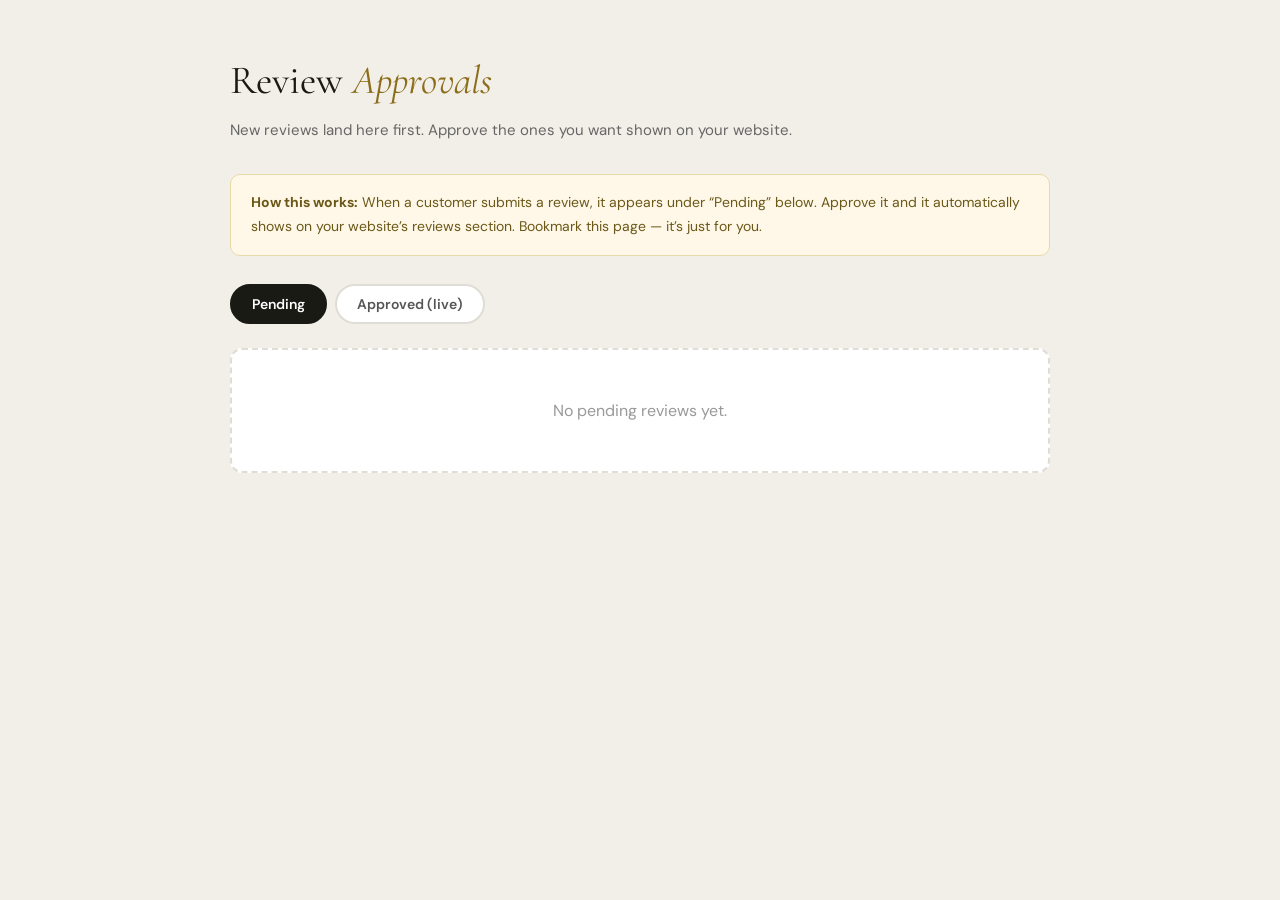
<file: reviews-admin.html>
<!DOCTYPE html>
<html lang="en">
<head>
<meta charset="UTF-8">
<meta name="viewport" content="width=device-width, initial-scale=1.0">
<title>Review Approvals — Dave Penquite Carpentry</title>
<link href="https://fonts.googleapis.com/css2?family=Cormorant+Garamond:ital,wght@0,400;0,600&family=DM+Sans:wght@400;500;600&display=swap" rel="stylesheet">
<style>
*,*::before,*::after{box-sizing:border-box;margin:0;padding:0}
:root{--dark:#1a1a14;--gold:#8B6D1A;--green:#4A7030;--sage:#7AAA58;--cream:#FAFAF5;--warm:#F2EFE8;--border:#E0DDD6;--serif:"Cormorant Garamond",Georgia,serif;--sans:"DM Sans",Arial,sans-serif}
body{font-family:var(--sans);background:var(--warm);color:var(--dark);line-height:1.6;padding:clamp(20px,4vw,48px)}
.wrap{max-width:820px;margin:0 auto}
h1{font-family:var(--serif);font-size:clamp(28px,4vw,40px);font-weight:400;margin-bottom:6px}
h1 em{font-style:italic;color:var(--gold)}
.lead{color:#666;margin-bottom:32px;font-size:15px}
.tabs{display:flex;gap:8px;margin-bottom:24px;flex-wrap:wrap}
.tab{background:#fff;border:2px solid var(--border);padding:9px 20px;border-radius:40px;font-size:14px;font-weight:600;cursor:pointer;font-family:var(--sans);color:#555;transition:all .2s}
.tab.active{background:var(--dark);color:#fff;border-color:var(--dark)}
.empty{background:#fff;border:2px dashed var(--border);border-radius:12px;padding:48px;text-align:center;color:#999}
.review{background:#fff;border:1px solid var(--border);border-radius:12px;padding:24px 26px;margin-bottom:16px}
.review-top{display:flex;justify-content:space-between;align-items:flex-start;gap:16px;margin-bottom:12px;flex-wrap:wrap}
.review-name{font-size:16px;font-weight:700}
.review-loc{font-size:13px;color:#888}
.review-stars{color:var(--gold);font-size:17px;letter-spacing:2px}
.review-text{font-family:var(--serif);font-size:19px;font-style:italic;color:var(--dark);line-height:1.6;margin:12px 0 18px}
.review-date{font-size:12px;color:#aaa;margin-top:4px}
.actions{display:flex;gap:10px;flex-wrap:wrap}
.btn{border:none;padding:10px 20px;border-radius:7px;font-size:14px;font-weight:600;cursor:pointer;font-family:var(--sans);transition:opacity .2s}
.btn:hover{opacity:.88}
.btn-approve{background:var(--green);color:#fff}
.btn-reject{background:#fff;color:#A04030;border:2px solid #E5C5BD}
.btn-remove{background:#fff;color:#888;border:2px solid var(--border)}
.badge{font-size:11px;font-weight:700;letter-spacing:.06em;text-transform:uppercase;padding:3px 10px;border-radius:20px}
.badge-live{background:#E8F0DD;color:var(--green)}
.tag-instructions{background:#FFF8E8;border:1px solid #E8D9A8;border-radius:10px;padding:16px 20px;margin-bottom:28px;font-size:14px;color:#6B5818;line-height:1.7}
</style>
</head>
<body>
<div class="wrap">
  <h1>Review <em>Approvals</em></h1>
  <p class="lead">New reviews land here first. Approve the ones you want shown on your website.</p>

  <div class="tag-instructions">
    <strong>How this works:</strong> When a customer submits a review, it appears under &ldquo;Pending&rdquo; below.
    Approve it and it automatically shows on your website&rsquo;s reviews section. Bookmark this page &mdash; it&rsquo;s just for you.
  </div>

  <div class="tabs">
    <button class="tab active" data-tab="pending">Pending</button>
    <button class="tab" data-tab="approved">Approved (live)</button>
  </div>

  <div id="list"></div>
</div>

<script>
let currentTab = 'pending';

async function loadReviews() {
  const list = document.getElementById('list');
  list.innerHTML = '';
  let keys = [];
  try {
    const res = await window.storage.list('review:', true);
    keys = res && res.keys ? res.keys : [];
  } catch (e) { keys = []; }

  const reviews = [];
  for (const k of keys) {
    try {
      const r = await window.storage.get(k, true);
      if (r && r.value) reviews.push(JSON.parse(r.value));
    } catch (e) {}
  }
  reviews.sort((a,b) => new Date(b.date) - new Date(a.date));
  const filtered = reviews.filter(r => currentTab === 'pending' ? r.status === 'pending' : r.status === 'approved');

  if (!filtered.length) {
    list.innerHTML = '<div class="empty">No ' + currentTab + ' reviews yet.</div>';
    return;
  }

  for (const r of filtered) {
    const stars = '★'.repeat(r.rating) + '☆'.repeat(5 - r.rating);
    const div = document.createElement('div');
    div.className = 'review';
    div.innerHTML = `
      <div class="review-top">
        <div>
          <div class="review-name">${esc(r.name)} ${r.status==='approved'?'<span class="badge badge-live">Live</span>':''}</div>
          <div class="review-loc">${esc(r.loc||'')}</div>
        </div>
        <div class="review-stars">${stars}</div>
      </div>
      <div class="review-text">&ldquo;${esc(r.text)}&rdquo;</div>
      <div class="actions">
        ${r.status==='pending'
          ? `<button class="btn btn-approve" onclick="setStatus('${r.id}','approved')">✓ Approve &amp; publish</button>
             <button class="btn btn-reject" onclick="removeReview('${r.id}')">Reject</button>`
          : `<button class="btn btn-remove" onclick="setStatus('${r.id}','pending')">Unpublish</button>
             <button class="btn btn-reject" onclick="removeReview('${r.id}')">Delete</button>`}
      </div>
      <div class="review-date">Submitted ${new Date(r.date).toLocaleDateString()}</div>`;
    list.appendChild(div);
  }
}

function esc(s){return (s||'').replace(/[&<>"]/g,c=>({'&':'&amp;','<':'&lt;','>':'&gt;','"':'&quot;'}[c]));}

async function setStatus(id, status) {
  try {
    const r = await window.storage.get('review:'+id, true);
    if (r && r.value) {
      const rev = JSON.parse(r.value);
      rev.status = status;
      await window.storage.set('review:'+id, JSON.stringify(rev), true);
    }
  } catch(e){ console.error(e); }
  loadReviews();
}

async function removeReview(id) {
  if (!confirm('Remove this review permanently?')) return;
  try { await window.storage.delete('review:'+id, true); } catch(e){}
  loadReviews();
}

document.querySelectorAll('.tab').forEach(t => {
  t.addEventListener('click', () => {
    document.querySelectorAll('.tab').forEach(x => x.classList.remove('active'));
    t.classList.add('active');
    currentTab = t.dataset.tab;
    loadReviews();
  });
});

loadReviews();
</script>
</body>
</html>
</file>
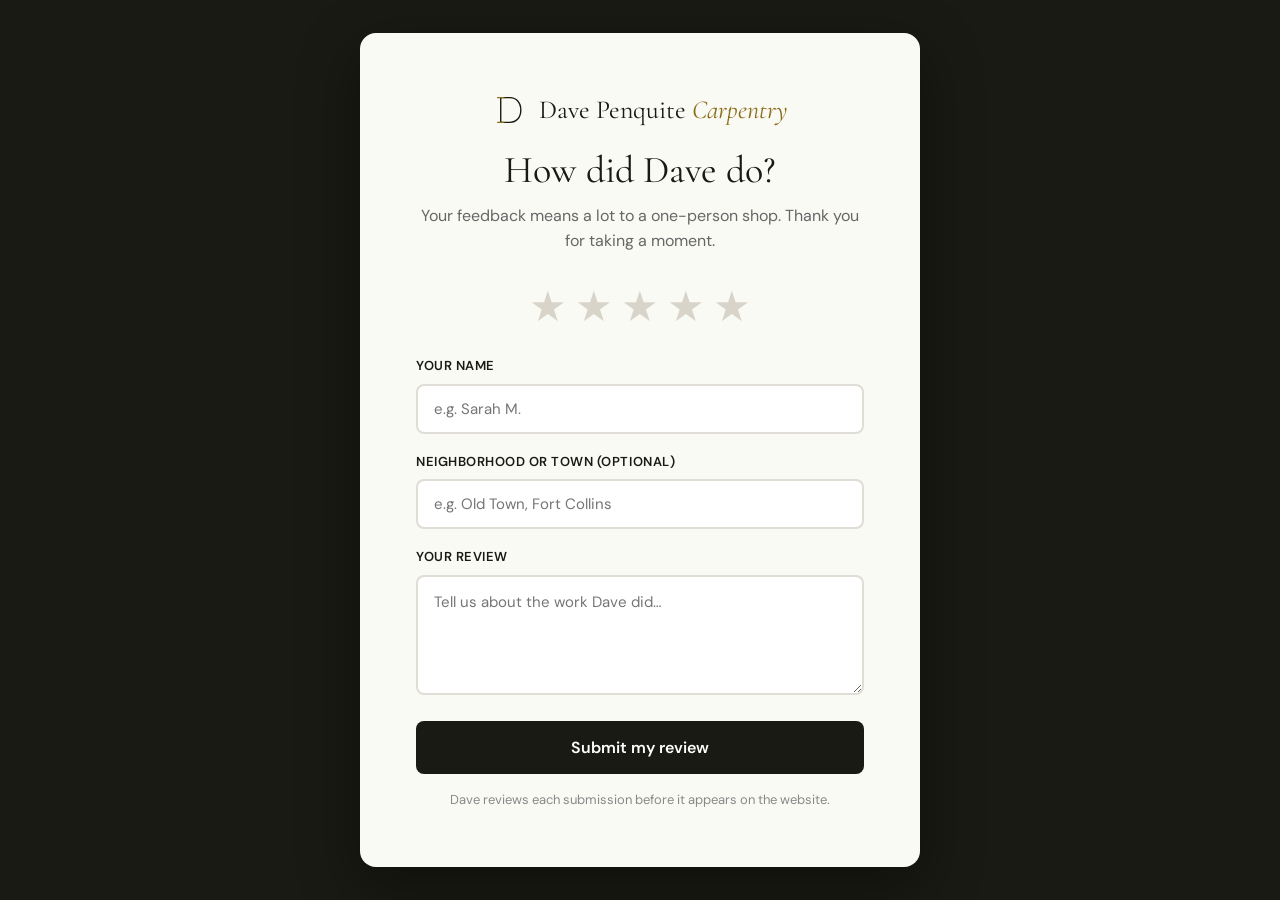
<file: reviews-collect.html>
<!DOCTYPE html>
<html lang="en">
<head>
<meta charset="UTF-8">
<meta name="viewport" content="width=device-width, initial-scale=1.0">
<meta name="description" content="Leave a review for Dave Penquite Carpentry.">
<title>Leave a Review — Dave Penquite Carpentry</title>
<link rel="preconnect" href="https://fonts.googleapis.com">
<link href="https://fonts.googleapis.com/css2?family=Cormorant+Garamond:ital,wght@0,400;0,600;1,400&family=DM+Sans:wght@400;500;600&display=swap" rel="stylesheet">
<style>
*,*::before,*::after{box-sizing:border-box;margin:0;padding:0}
body{font-family:"DM Sans",Arial,sans-serif;background:#1a1a14;color:#1a1a14;line-height:1.6;-webkit-font-smoothing:antialiased;min-height:100vh;display:flex;align-items:center;justify-content:center;padding:24px}
:root{--dark:#1a1a14;--gold:#8B6D1A;--green:#4A7030;--sage:#7AAA58;--cream:#FAFAF5;--warm:#F2EFE8;--border:#E0DDD6;--serif:"Cormorant Garamond",Georgia,serif;--sans:"DM Sans",Arial,sans-serif}
.card{background:var(--cream);border-radius:16px;max-width:560px;width:100%;padding:clamp(32px,5vw,56px);box-shadow:0 20px 60px rgba(0,0,0,.4)}
.brand{display:flex;align-items:center;gap:12px;justify-content:center;margin-bottom:8px}
.brand-name{font-family:var(--serif);font-size:26px;color:var(--dark)}
.brand-name em{font-style:italic;color:var(--gold)}
h1{font-family:var(--serif);font-size:clamp(28px,4vw,38px);font-weight:400;text-align:center;line-height:1.15;margin:18px 0 10px}
.sub{text-align:center;color:#666;font-size:16px;margin-bottom:32px}
.stars{display:flex;gap:8px;justify-content:center;margin-bottom:28px}
.star{font-size:42px;color:#D8D4CA;cursor:pointer;transition:transform .15s,color .15s;background:none;border:none;padding:0;line-height:1}
.star:hover{transform:scale(1.15)}
.star.active{color:var(--gold)}
.field{margin-bottom:18px}
.field label{display:block;font-size:13px;font-weight:600;letter-spacing:.04em;text-transform:uppercase;color:var(--dark);margin-bottom:7px}
.field input,.field textarea{width:100%;padding:13px 16px;border:2px solid var(--border);border-radius:8px;font-size:15px;font-family:var(--sans);color:var(--dark);background:#fff;outline:none;transition:border-color .2s}
.field input:focus,.field textarea:focus{border-color:var(--green)}
.field textarea{min-height:120px;resize:vertical;line-height:1.6}
.btn{width:100%;background:var(--dark);color:#fff;border:none;padding:16px;border-radius:8px;font-size:16px;font-weight:600;font-family:var(--sans);cursor:pointer;transition:background .2s}
.btn:hover{background:#333}
.btn-google{background:var(--green);margin-top:14px;display:flex;align-items:center;justify-content:center;gap:10px;text-decoration:none}
.btn-google:hover{background:#3a5a26}
.note{font-size:13px;color:#888;text-align:center;margin-top:16px;line-height:1.6}
.screen{display:none}
.screen.active{display:block}
.success-icon{width:64px;height:64px;background:#E8F0DD;border-radius:50%;display:flex;align-items:center;justify-content:center;margin:0 auto 20px;font-size:32px;color:var(--green)}
.divider{display:flex;align-items:center;gap:14px;margin:26px 0;color:#aaa;font-size:13px}
.divider::before,.divider::after{content:"";flex:1;height:1px;background:var(--border)}
</style>
</head>
<body>
<div class="card">

  <!-- SCREEN 1: write review -->
  <div class="screen active" id="screen1">
    <div class="brand">
      <svg width="34" height="34" viewBox="0 0 44 44" fill="none">
        <path d="M10 6L10 38L22 38C30 38 36 32 36 22C36 12 30 6 22 6Z" stroke="#1a1a14" stroke-width="1.8" fill="none" stroke-linecap="round" stroke-linejoin="round"/>
        <line x1="6" y1="6" x2="14" y2="6" stroke="#8B6D1A" stroke-width="1.8" stroke-linecap="round"/>
        <line x1="6" y1="38" x2="14" y2="38" stroke="#8B6D1A" stroke-width="1.8" stroke-linecap="round"/>
      </svg>
      <span class="brand-name">Dave Penquite <em>Carpentry</em></span>
    </div>
    <h1>How did Dave do?</h1>
    <p class="sub">Your feedback means a lot to a one-person shop. Thank you for taking a moment.</p>
    <div class="stars" id="stars">
      <button class="star" data-v="1">&#9733;</button>
      <button class="star" data-v="2">&#9733;</button>
      <button class="star" data-v="3">&#9733;</button>
      <button class="star" data-v="4">&#9733;</button>
      <button class="star" data-v="5">&#9733;</button>
    </div>
    <div class="field">
      <label for="name">Your name</label>
      <input type="text" id="name" placeholder="e.g. Sarah M.">
    </div>
    <div class="field">
      <label for="loc">Neighborhood or town (optional)</label>
      <input type="text" id="loc" placeholder="e.g. Old Town, Fort Collins">
    </div>
    <div class="field">
      <label for="text">Your review</label>
      <textarea id="text" placeholder="Tell us about the work Dave did&hellip;"></textarea>
    </div>
    <button class="btn" id="submitBtn">Submit my review</button>
    <p class="note">Dave reviews each submission before it appears on the website.</p>
  </div>

  <!-- SCREEN 2: thank you + Google invite (shown to everyone) -->
  <div class="screen" id="screen2">
    <div class="success-icon">&#10003;</div>
    <h1>Thank you!</h1>
    <p class="sub">Your review has been sent to Dave. He&rsquo;ll review it shortly.</p>
    <div class="divider">ONE MORE THING</div>
    <p style="text-align:center;font-size:15px;color:#444;line-height:1.7">If you have a moment, a Google review helps other Northern Colorado homeowners find Dave. It takes about 30 seconds.</p>
    <!-- IMPORTANT: replace YOUR_GOOGLE_REVIEW_LINK with Dave's real Google review link once the profile exists -->
    <a href="YOUR_GOOGLE_REVIEW_LINK" target="_blank" rel="noopener" class="btn btn-google">
      &#9733; Leave a Google review
    </a>
    <p class="note">This link goes to everyone &mdash; thank you either way.</p>
  </div>

</div>

<script>
let rating = 0;
const stars = document.querySelectorAll('.star');
stars.forEach(s => {
  s.addEventListener('click', () => {
    rating = parseInt(s.dataset.v);
    stars.forEach(x => x.classList.toggle('active', parseInt(x.dataset.v) <= rating));
  });
});

document.getElementById('submitBtn').addEventListener('click', async () => {
  const name = document.getElementById('name').value.trim();
  const loc = document.getElementById('loc').value.trim();
  const text = document.getElementById('text').value.trim();
  if (!rating) { alert('Please tap a star rating first.'); return; }
  if (!name || !text) { alert('Please add your name and a short review.'); return; }

  const review = {
    id: 'rev_' + Date.now(),
    name, loc, text, rating,
    date: new Date().toISOString(),
    status: 'pending'
  };

  try {
    // store as shared so Dave's approval dashboard can read it
    await window.storage.set('review:' + review.id, JSON.stringify(review), true);
  } catch (e) {
    console.error('Could not save review', e);
  }

  // everyone proceeds to the same thank-you + Google invite (compliant: no gating)
  document.getElementById('screen1').classList.remove('active');
  document.getElementById('screen2').classList.add('active');
});
</script>
</body>
</html>
</file>
